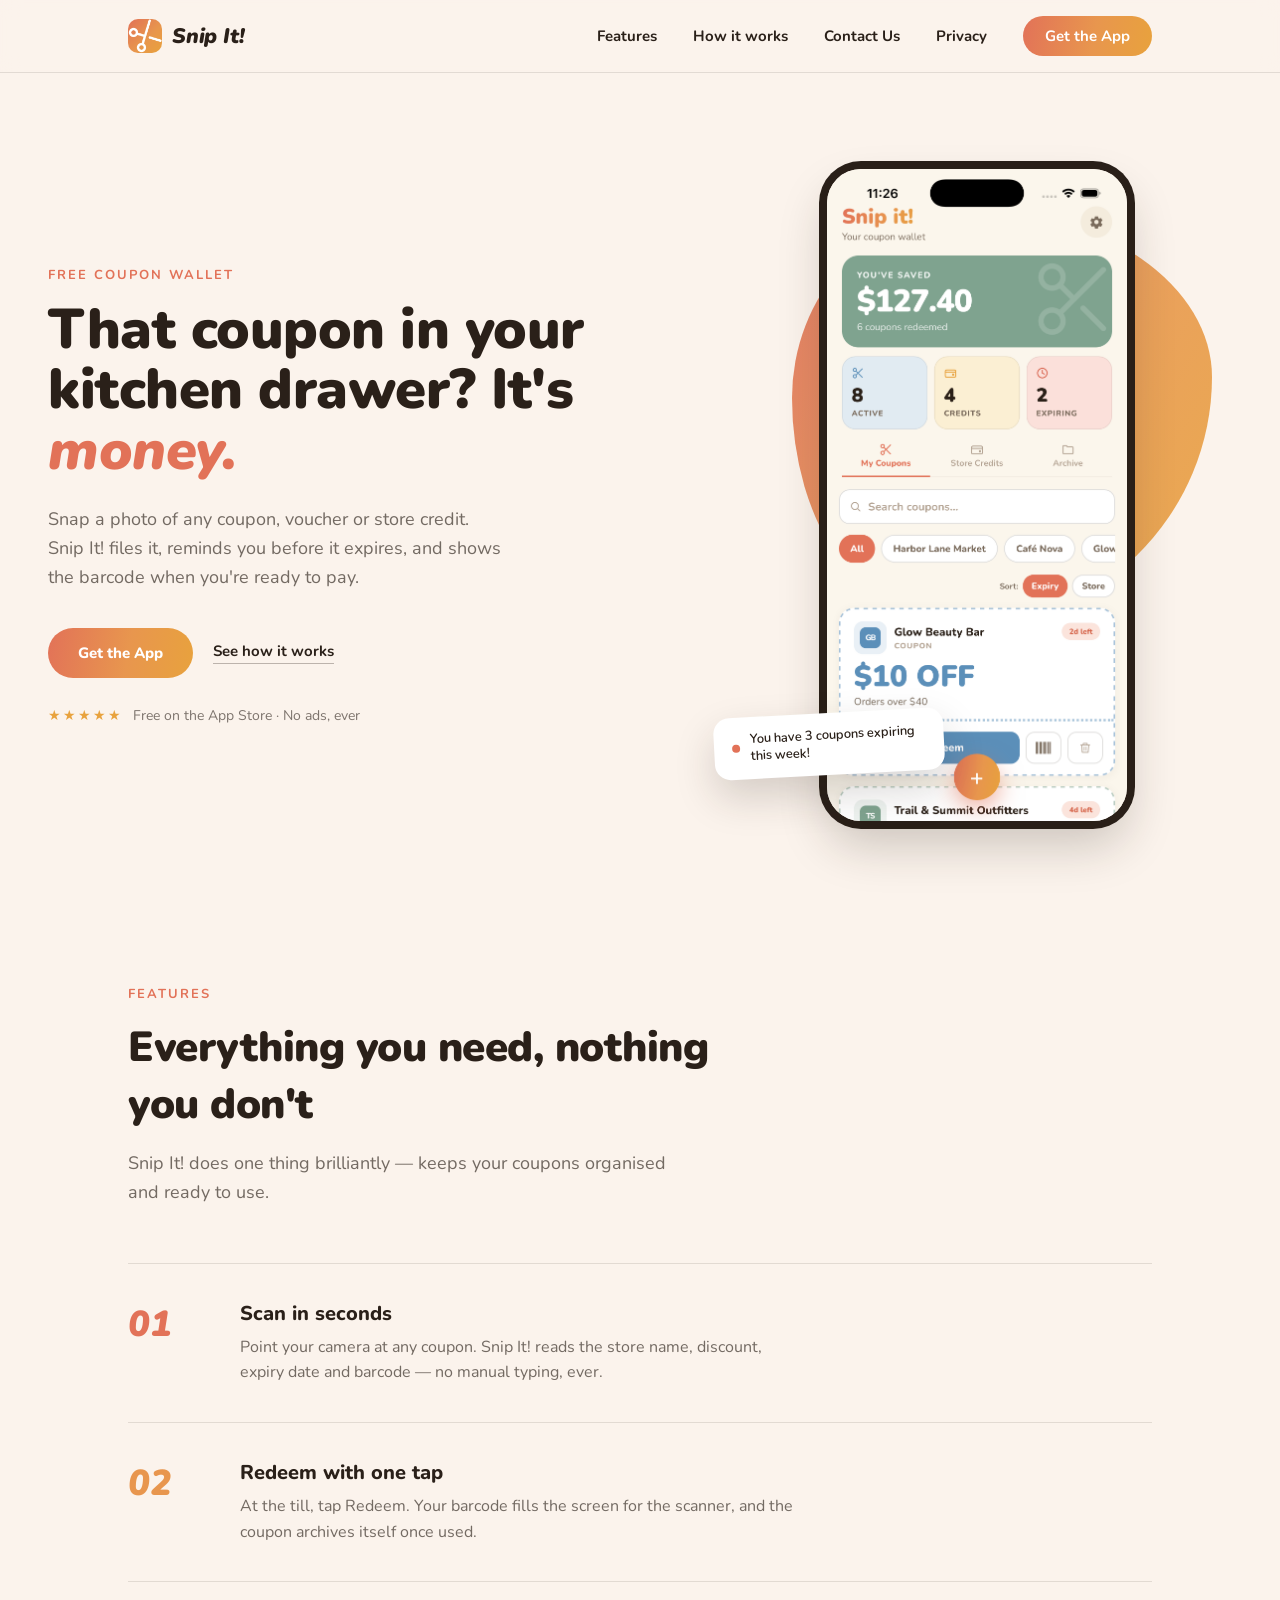
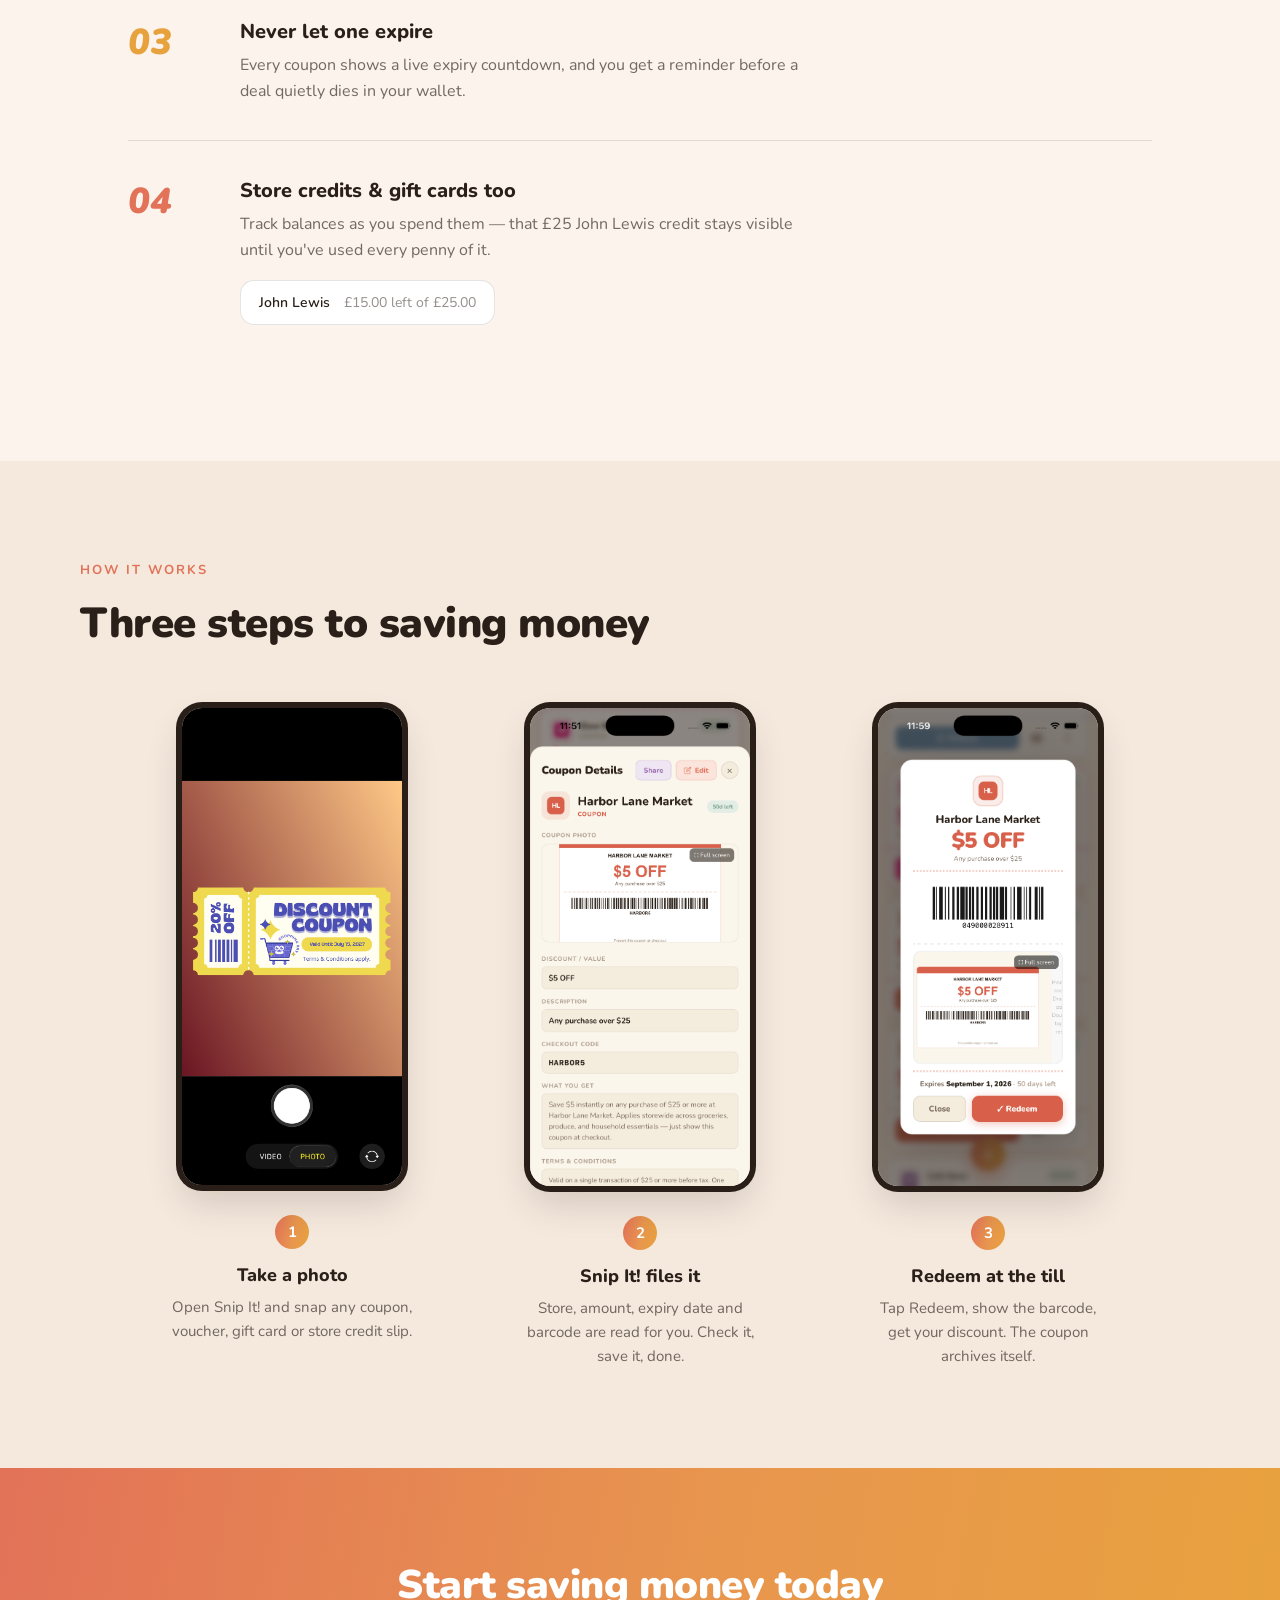
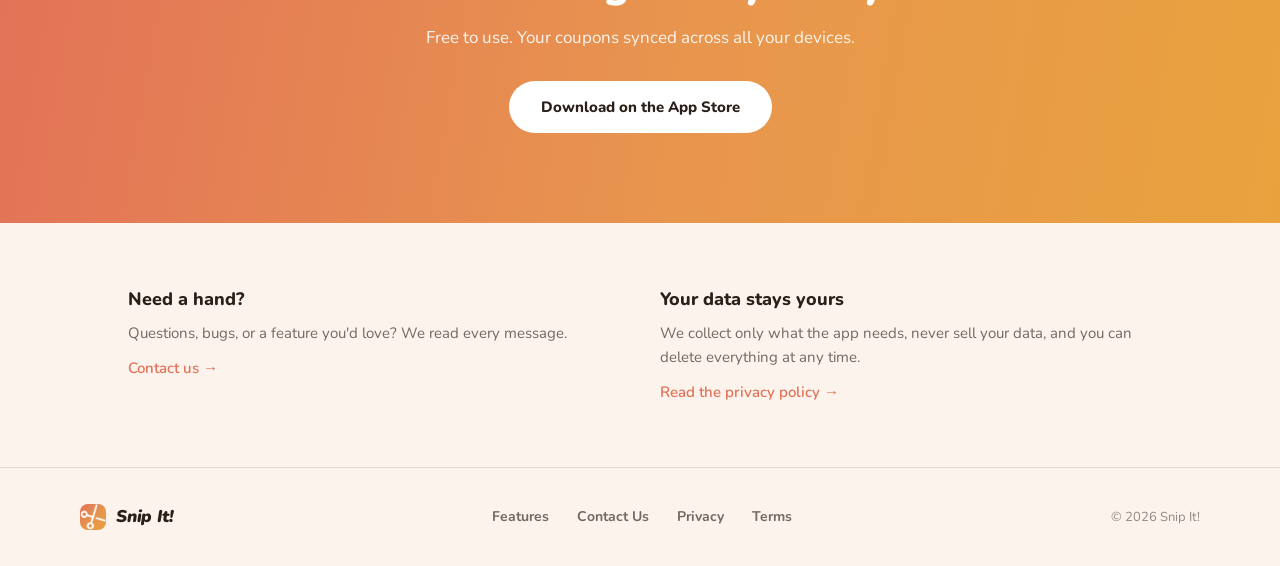
<file: index.html>
<!DOCTYPE html>
<html lang="en">
<head>
<meta charset="UTF-8">
<meta name="viewport" content="width=device-width, initial-scale=1.0">
<title>Snip It! — Your Coupon Wallet</title>
<meta name="description" content="Snap a photo of any coupon, voucher or store credit. Snip It! files it, reminds you before it expires, and shows the barcode when you're ready to pay.">
<link rel="preconnect" href="https://fonts.googleapis.com">
<link rel="preconnect" href="https://fonts.gstatic.com" crossorigin>
<link href="https://fonts.googleapis.com/css2?family=Nunito:ital,wght@0,400;0,600;0,700;0,800;0,900;1,600;1,900&display=swap" rel="stylesheet">
<link rel="stylesheet" href="assets/redesign/style.css">
<style>
/* HERO */
.hero { padding: 96px 48px 64px; display: flex; flex-wrap: wrap; gap: 64px; align-items: center; max-width: 1280px; margin: 0 auto; }
.hero-copy { flex: 1 1 480px; min-width: 320px; }
.hero-copy h1 { font-family: var(--font); font-weight: 900; font-size: 56px; line-height: 1.08; letter-spacing: -0.5px; margin: 0 0 24px; max-width: 620px; }
.hero-copy h1 em { font-style: italic; color: var(--coral); }
.hero-copy p.lede { font-size: 18px; line-height: 1.6; color: var(--ink-soft); max-width: 460px; margin: 0 0 36px; }
.hero-ctas { display: flex; align-items: center; gap: 20px; flex-wrap: wrap; margin-bottom: 28px; }
.hero-trust { display: flex; align-items: center; gap: 10px; font-size: 14px; color: rgba(42,32,25,0.6); }
.stars { color: var(--gold); letter-spacing: 2px; }

.hero-art { flex: 1 1 380px; min-width: 300px; position: relative; display: flex; justify-content: center; min-height: 560px; }
.hero-blob {
  position: absolute; width: 420px; height: 420px; top: 40px; right: 20px;
  border-radius: 42% 58% 61% 39% / 45% 40% 60% 55%;
  background: linear-gradient(120deg, var(--coral) 0%, var(--amber) 55%, var(--gold) 100%);
  opacity: 0.9;
}
.hero-phone { position: relative; z-index: 2; }
.hero-phone img {
  display: block; width: 300px; height: auto; border-radius: 34px;
  box-shadow: 0 24px 48px rgba(42,32,25,0.22), 0 0 0 8px #2A2019;
}
.hero-note {
  position: absolute; bottom: 46px; left: -8px; z-index: 3;
  background: #fff; border-radius: 16px; box-shadow: 0 18px 40px rgba(42,32,25,0.18);
  padding: 14px 18px; display: flex; align-items: center; gap: 10px;
  transform: rotate(-3deg); max-width: 230px;
}
.hero-note .dot { width: 8px; height: 8px; border-radius: 999px; background: var(--coral); flex-shrink: 0; }
.hero-note span { font-size: 13px; font-weight: 600; color: var(--ink); line-height: 1.3; }

/* FEATURES */
#features { padding: 100px 48px; max-width: 1120px; margin: 0 auto; }
#features h2 { font-family: var(--font); font-weight: 900; font-size: 42px; letter-spacing: -0.5px; margin: 0 0 16px; max-width: 640px; }
#features > .wrap-p { font-size: 18px; line-height: 1.6; color: var(--ink-soft); max-width: 560px; margin: 0; }
.feat-list { margin-top: 56px; border-top: 1px solid var(--line2); }
.feat-row { display: flex; gap: 32px; padding: 36px 0; border-bottom: 1px solid var(--line2); }
.feat-num { flex: 0 0 80px; font-family: var(--font); font-style: italic; font-weight: 900; font-size: 36px; }
.feat-body { flex: 1; min-width: 260px; }
.feat-body .t { font-size: 20px; font-weight: 800; margin-bottom: 8px; }
.feat-body p { font-size: 16px; line-height: 1.6; color: var(--ink-soft); max-width: 560px; margin: 0; }
.credit-chip {
  display: inline-flex; align-items: center; gap: 14px; background: #fff;
  border-radius: 14px; padding: 12px 18px; border: 1px solid var(--line2); margin-top: 16px;
}
.credit-chip .store { font-size: 14px; font-weight: 600; }
.credit-chip .bal { font-size: 14px; color: var(--ink-faint); }

/* HOW IT WORKS */
#how { padding: 100px 48px; background: var(--cream-dark); }
#how h2 { font-family: var(--font); font-weight: 900; font-size: 42px; letter-spacing: -0.5px; margin: 0 0 56px; max-width: 640px; }
.how-grid { display: flex; flex-wrap: wrap; gap: 48px; justify-content: center; max-width: 1120px; margin: 0 auto; }
.how-step { flex: 1 1 260px; min-width: 240px; max-width: 300px; text-align: center; }
.how-step img {
  width: 100%; max-width: 220px; border-radius: 20px; margin-bottom: 24px;
  box-shadow: 0 18px 36px rgba(42,32,25,0.16), 0 0 0 6px #2A2019;
}
.how-badge {
  width: 34px; height: 34px; border-radius: 999px; background: var(--grad); color: #fff;
  font-weight: 700; font-size: 15px; display: flex; align-items: center; justify-content: center;
  margin: 0 auto 14px;
}
.how-step .t { font-size: 18px; font-weight: 800; margin-bottom: 8px; }
.how-step p { font-size: 15px; line-height: 1.6; color: var(--ink-soft); margin: 0 auto; max-width: 240px; }

/* CTA BAND */
.cta-band { background: var(--grad); padding: 90px 48px; text-align: center; color: #fff; }
.cta-band h2 { font-family: var(--font); font-weight: 900; font-size: 40px; letter-spacing: -0.5px; margin: 0 0 14px; }
.cta-band p { font-size: 17px; color: rgba(255,255,255,0.9); margin: 0 0 32px; }

/* FOOTER LINKS SECTION */
.foot-links { padding: 64px 48px; max-width: 1120px; margin: 0 auto; display: flex; gap: 40px; flex-wrap: wrap; }
.foot-links > div { flex: 1 1 320px; }
.foot-links .t { font-size: 18px; font-weight: 800; margin-bottom: 10px; }
.foot-links p { font-size: 15px; line-height: 1.6; color: var(--ink-soft); margin: 0 0 12px; }
.foot-links a { font-size: 15px; font-weight: 600; }

@media (max-width: 900px) {
  .hero { padding-top: 48px; flex-direction: column; }
  .hero-copy h1 { font-size: 40px; }
  .hero-art { min-height: 480px; }
  .hero-phone img { width: 250px; }
  .hero-blob { width: 340px; height: 340px; }
  #features h2, #how h2, .cta-band h2 { font-size: 30px; }
  #features, #how, .cta-band, .foot-links { padding-left: 24px; padding-right: 24px; }
}
</style>
</head>
<body>

<nav class="nav">
  <div class="nav-in">
    <a href="index.html" class="brand">
      <img src="assets/redesign/icon.png" alt="Snip It! logo">
      <span>Snip It!</span>
    </a>
    <div class="nav-links">
      <a class="nav-link" href="#features">Features</a>
      <a class="nav-link" href="#how">How it works</a>
      <a class="nav-link" href="support.html">Contact Us</a>
      <a class="nav-link" href="privacy.html">Privacy</a>
      <a class="nav-link btn-grad" href="https://apps.apple.com/us/app/snip-it-your-coupon-wallet/id6788089941">Get the App</a>
    </div>
  </div>
</nav>

<section class="hero">
  <div class="hero-copy">
    <div class="eyebrow">Free coupon wallet</div>
    <h1>That coupon in your kitchen drawer? It's <em>money.</em></h1>
    <p class="lede">Snap a photo of any coupon, voucher or store credit. Snip It! files it, reminds you before it expires, and shows the barcode when you're ready to pay.</p>
    <div class="hero-ctas">
      <a href="https://apps.apple.com/us/app/snip-it-your-coupon-wallet/id6788089941" class="btn-grad large">Get the App</a>
      <a href="#how" class="btn-ghost-link">See how it works</a>
    </div>
    <div class="hero-trust"><span class="stars">★★★★★</span> Free on the App Store · No ads, ever</div>
  </div>
  <div class="hero-art">
    <div class="hero-blob"></div>
    <div class="hero-phone">
      <img src="assets/redesign/hero-my-coupons.png" alt="Snip It! app — My Coupons screen">
    </div>
    <div class="hero-note">
      <div class="dot"></div>
      <span>You have 3 coupons expiring this week!</span>
    </div>
  </div>
</section>

<section id="features">
  <div class="eyebrow">Features</div>
  <h2>Everything you need, nothing you don't</h2>
  <p class="wrap-p">Snip It! does one thing brilliantly — keeps your coupons organised and ready to use.</p>

  <div class="feat-list">
    <div class="feat-row">
      <div class="feat-num" style="color:var(--coral)">01</div>
      <div class="feat-body">
        <div class="t">Scan in seconds</div>
        <p>Point your camera at any coupon. Snip It! reads the store name, discount, expiry date and barcode — no manual typing, ever.</p>
      </div>
    </div>
    <div class="feat-row">
      <div class="feat-num" style="color:var(--amber)">02</div>
      <div class="feat-body">
        <div class="t">Redeem with one tap</div>
        <p>At the till, tap Redeem. Your barcode fills the screen for the scanner, and the coupon archives itself once used.</p>
      </div>
    </div>
    <div class="feat-row">
      <div class="feat-num" style="color:var(--gold)">03</div>
      <div class="feat-body">
        <div class="t">Never let one expire</div>
        <p>Every coupon shows a live expiry countdown, and you get a reminder before a deal quietly dies in your wallet.</p>
      </div>
    </div>
    <div class="feat-row" style="border-bottom:none">
      <div class="feat-num" style="color:var(--coral)">04</div>
      <div class="feat-body">
        <div class="t">Store credits &amp; gift cards too</div>
        <p>Track balances as you spend them — that £25 John Lewis credit stays visible until you've used every penny of it.</p>
        <div class="credit-chip">
          <span class="store">John Lewis</span>
          <span class="bal">£15.00 left of £25.00</span>
        </div>
      </div>
    </div>
  </div>
</section>

<section id="how">
  <div class="wrap" style="padding-left:0;padding-right:0">
    <div class="eyebrow">How it works</div>
    <h2>Three steps to saving money</h2>
    <div class="how-grid">
      <div class="how-step">
        <img src="assets/redesign/how-1-take-photo.png" alt="Taking a photo of a coupon with the camera">
        <div class="how-badge">1</div>
        <div class="t">Take a photo</div>
        <p>Open Snip It! and snap any coupon, voucher, gift card or store credit slip.</p>
      </div>
      <div class="how-step">
        <img src="assets/redesign/how-2-snip-it-files.png" alt="Snip It! coupon details screen after scanning">
        <div class="how-badge">2</div>
        <div class="t">Snip It! files it</div>
        <p>Store, amount, expiry date and barcode are read for you. Check it, save it, done.</p>
      </div>
      <div class="how-step">
        <img src="assets/redesign/how-3-redeem.png" alt="Redeeming a coupon and showing its barcode">
        <div class="how-badge">3</div>
        <div class="t">Redeem at the till</div>
        <p>Tap Redeem, show the barcode, get your discount. The coupon archives itself.</p>
      </div>
    </div>
  </div>
</section>

<section class="cta-band">
  <h2>Start saving money today</h2>
  <p>Free to use. Your coupons synced across all your devices.</p>
  <a href="https://apps.apple.com/us/app/snip-it-your-coupon-wallet/id6788089941" class="btn-white">Download on the App Store</a>
</section>

<section class="foot-links">
  <div>
    <div class="t">Need a hand?</div>
    <p>Questions, bugs, or a feature you'd love? We read every message.</p>
    <a href="support.html">Contact us →</a>
  </div>
  <div>
    <div class="t">Your data stays yours</div>
    <p>We collect only what the app needs, never sell your data, and you can delete everything at any time.</p>
    <a href="privacy.html">Read the privacy policy →</a>
  </div>
</section>

<footer class="site-footer">
  <div class="footer-in">
    <a href="index.html" class="brand">
      <img src="assets/redesign/icon.png" alt="Snip It! logo">
      <span>Snip It!</span>
    </a>
    <div class="footer-links">
      <a href="#features">Features</a>
      <a href="support.html">Contact Us</a>
      <a href="privacy.html">Privacy</a>
      <a href="terms.html">Terms</a>
    </div>
    <div class="copyright">© 2026 Snip It!</div>
  </div>
</footer>

</body>
</html>
</file>
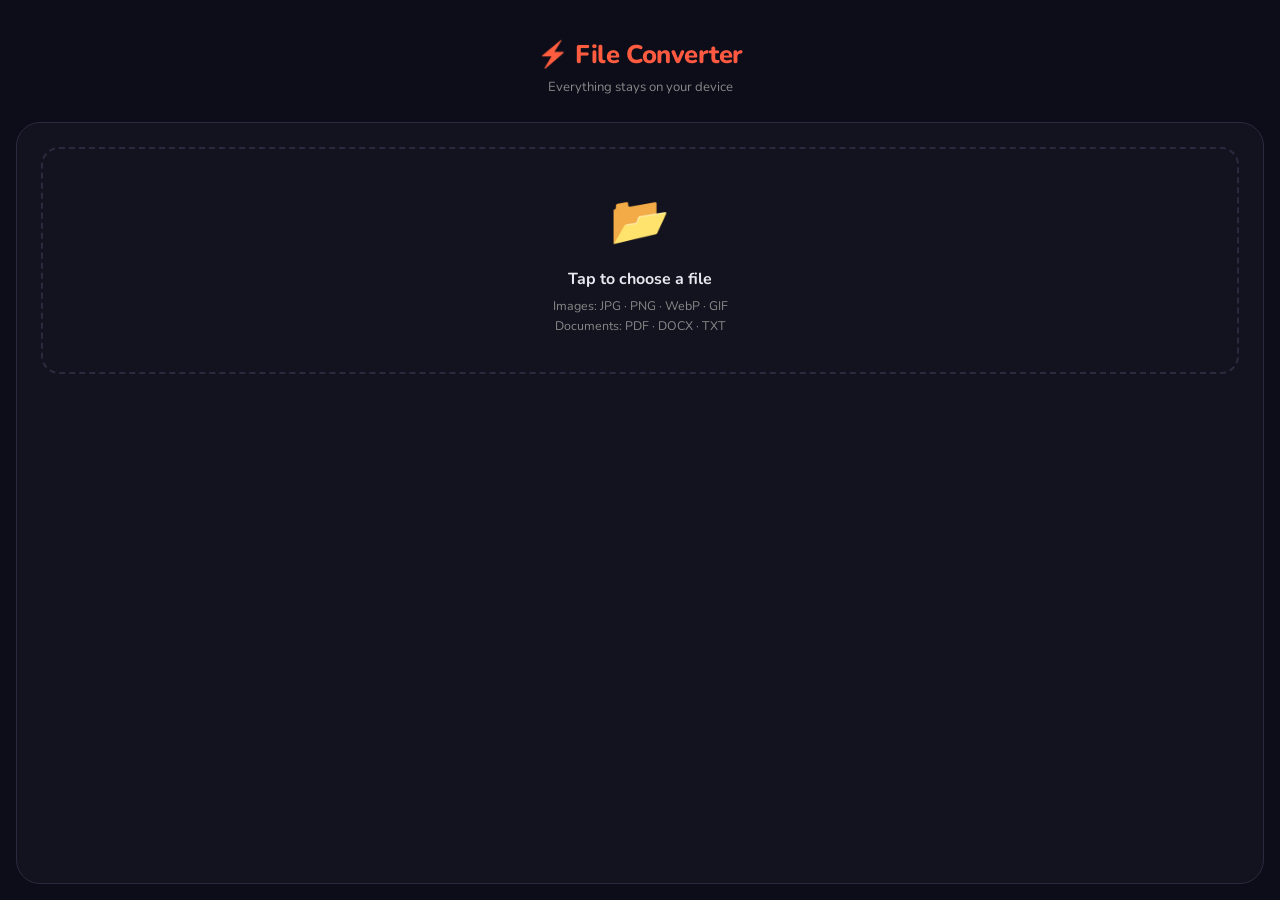
<file: converter.html>
<!DOCTYPE html>
<html lang="en">
<head>
  <meta charset="UTF-8"/>
  <meta name="viewport" content="width=device-width, initial-scale=1.0, maximum-scale=1.0, user-scalable=no"/>
  <title>File Converter</title>

  <!-- PWA / Add to Home Screen -->
  <meta name="mobile-web-app-capable" content="yes"/>
  <meta name="apple-mobile-web-app-capable" content="yes"/>
  <meta name="apple-mobile-web-app-status-bar-style" content="black-translucent"/>
  <meta name="apple-mobile-web-app-title" content="Converter"/>
  <meta name="theme-color" content="#0d0d1a"/>

  <link rel="preconnect" href="https://fonts.googleapis.com"/>
  <link href="https://fonts.googleapis.com/css2?family=Nunito:wght@400;600;700;800&display=swap" rel="stylesheet"/>

  <style>
    *, *::before, *::after { box-sizing: border-box; margin: 0; padding: 0; }

    :root {
      --bg: #0d0d1a;
      --card: #13131f;
      --border: #2a2a3e;
      --orange: #FF6B35;
      --red: #FF4B4B;
      --grad: linear-gradient(135deg, #FF6B35, #FF4B4B);
      --muted: #888;
      --text: #e8e8f0;
      --font: 'Nunito', sans-serif;
      --safe-top: env(safe-area-inset-top, 0px);
      --safe-bot: env(safe-area-inset-bottom, 0px);
    }

    html, body {
      height: 100%;
      background: var(--bg);
      color: var(--text);
      font-family: var(--font);
      line-height: 1.5;
      -webkit-tap-highlight-color: transparent;
    }

    body {
      display: flex;
      flex-direction: column;
      min-height: 100dvh;
      padding: calc(var(--safe-top) + 1rem) 1rem calc(var(--safe-bot) + 1rem);
    }

    /* ── header ── */
    header {
      text-align: center;
      padding: 1.25rem 0 1.5rem;
      flex-shrink: 0;
    }

    .app-title {
      font-size: 1.6rem;
      font-weight: 800;
      background: var(--grad);
      -webkit-background-clip: text;
      -webkit-text-fill-color: transparent;
      background-clip: text;
      letter-spacing: -0.02em;
    }

    .app-sub {
      font-size: 0.82rem;
      color: var(--muted);
      margin-top: 0.25rem;
    }

    /* ── card ── */
    .card {
      background: var(--card);
      border: 1px solid var(--border);
      border-radius: 24px;
      padding: 1.5rem;
      flex: 1;
      display: flex;
      flex-direction: column;
      gap: 1.25rem;
    }

    /* ── drop zone ── */
    .drop-zone {
      border: 2px dashed var(--border);
      border-radius: 18px;
      padding: 2.25rem 1rem;
      text-align: center;
      cursor: pointer;
      transition: border-color 0.2s, background 0.2s;
      user-select: none;
      flex-shrink: 0;
    }

    .drop-zone.drag-over,
    .drop-zone:active {
      border-color: var(--orange);
      background: rgba(255,107,53,0.06);
    }

    .drop-icon { font-size: 3rem; display: block; margin-bottom: 0.6rem; }

    .drop-text {
      font-size: 1rem;
      font-weight: 700;
      margin-bottom: 0.35rem;
    }

    .drop-hint {
      font-size: 0.78rem;
      color: var(--muted);
      line-height: 1.6;
    }

    /* ── file info ── */
    .file-info {
      display: none;
      align-items: center;
      gap: 0.75rem;
      padding: 0.8rem 1rem;
      background: rgba(255,255,255,0.03);
      border: 1px solid var(--border);
      border-radius: 14px;
      flex-shrink: 0;
    }

    .file-info.visible { display: flex; }

    .file-icon { font-size: 1.5rem; flex-shrink: 0; }

    .file-meta { flex: 1; min-width: 0; }

    .file-name {
      font-weight: 700;
      font-size: 0.92rem;
      overflow: hidden;
      text-overflow: ellipsis;
      white-space: nowrap;
    }

    .file-size { font-size: 0.78rem; color: var(--muted); }

    .reset-btn {
      background: none;
      border: none;
      color: var(--muted);
      font-size: 1.3rem;
      cursor: pointer;
      padding: 0.2rem;
      flex-shrink: 0;
      line-height: 1;
    }

    /* ── format chooser ── */
    .controls {
      display: none;
      flex-direction: column;
      gap: 1rem;
      flex: 1;
    }

    .controls.visible { display: flex; }

    .label {
      font-size: 0.75rem;
      font-weight: 700;
      letter-spacing: 0.1em;
      text-transform: uppercase;
      color: var(--muted);
      margin-bottom: 0.1rem;
    }

    .format-row {
      display: flex;
      gap: 0.6rem;
      flex-wrap: wrap;
    }

    .fmt-btn {
      padding: 0.55rem 1.2rem;
      border-radius: 999px;
      border: 1px solid var(--border);
      background: transparent;
      color: var(--muted);
      font-family: var(--font);
      font-weight: 700;
      font-size: 0.9rem;
      cursor: pointer;
      transition: all 0.18s;
    }

    .fmt-btn.selected {
      background: var(--grad);
      border-color: transparent;
      color: #fff;
    }

    /* ── convert button ── */
    .convert-btn {
      margin-top: auto;
      width: 100%;
      padding: 1rem;
      background: var(--grad);
      color: #fff;
      font-family: var(--font);
      font-weight: 800;
      font-size: 1.05rem;
      border: none;
      border-radius: 16px;
      cursor: pointer;
      transition: opacity 0.2s, transform 0.15s;
      box-shadow: 0 4px 20px rgba(255,107,53,0.3);
    }

    .convert-btn:active { transform: scale(0.98); opacity: 0.9; }
    .convert-btn:disabled { opacity: 0.45; cursor: not-allowed; transform: none; }

    /* ── progress ── */
    .progress-wrap {
      display: none;
      flex-direction: column;
      gap: 0.5rem;
    }

    .progress-wrap.visible { display: flex; }

    .progress-bar {
      height: 6px;
      background: var(--border);
      border-radius: 999px;
      overflow: hidden;
    }

    .progress-fill {
      height: 100%;
      background: var(--grad);
      border-radius: 999px;
      transition: width 0.3s ease;
      width: 0%;
    }

    .progress-label {
      font-size: 0.82rem;
      color: var(--muted);
      text-align: center;
    }

    /* ── error ── */
    .error-box {
      display: none;
      padding: 0.75rem 1rem;
      background: rgba(255,75,75,0.1);
      border: 1px solid rgba(255,75,75,0.3);
      border-radius: 12px;
      color: #ff7070;
      font-size: 0.85rem;
      flex-shrink: 0;
    }

    .error-box.visible { display: block; }

    /* ── success toast ── */
    .toast {
      position: fixed;
      bottom: calc(var(--safe-bot) + 1.5rem);
      left: 50%;
      transform: translateX(-50%) translateY(80px);
      background: #1a2e1a;
      border: 1px solid #2d5a2d;
      color: #7ddb7d;
      font-size: 0.88rem;
      font-weight: 700;
      padding: 0.65rem 1.4rem;
      border-radius: 999px;
      white-space: nowrap;
      transition: transform 0.3s ease, opacity 0.3s ease;
      opacity: 0;
      pointer-events: none;
      z-index: 99;
    }

    .toast.show {
      transform: translateX(-50%) translateY(0);
      opacity: 1;
    }
  </style>
</head>
<body>

<header>
  <div class="app-title">⚡ File Converter</div>
  <div class="app-sub">Everything stays on your device</div>
</header>

<div class="card">

  <div class="drop-zone" id="dropZone" role="button" tabindex="0" aria-label="Choose a file">
    <span class="drop-icon">📂</span>
    <p class="drop-text">Tap to choose a file</p>
    <p class="drop-hint">
      Images: JPG · PNG · WebP · GIF<br/>
      Documents: PDF · DOCX · TXT
    </p>
    <input type="file" id="fileInput" accept=".jpg,.jpeg,.png,.webp,.gif,.pdf,.docx,.doc,.txt"
           style="display:none" aria-hidden="true"/>
  </div>

  <div class="file-info" id="fileInfo">
    <span class="file-icon" id="fileIcon">📄</span>
    <div class="file-meta">
      <div class="file-name" id="fileName"></div>
      <div class="file-size" id="fileSize"></div>
    </div>
    <button class="reset-btn" id="resetBtn" aria-label="Remove file">✕</button>
  </div>

  <div class="error-box" id="errorBox"></div>

  <div class="controls" id="controls">
    <div>
      <div class="label">Convert to</div>
      <div class="format-row" id="formatRow"></div>
    </div>

    <div class="progress-wrap" id="progressWrap">
      <div class="progress-bar"><div class="progress-fill" id="progressFill"></div></div>
      <div class="progress-label" id="progressLabel">Converting…</div>
    </div>

    <button class="convert-btn" id="convertBtn">Convert &amp; Download</button>
  </div>

</div>

<div class="toast" id="toast">✓ File downloaded</div>

<script>
(function () {
  var file = null, fileType = null;

  var dropZone    = document.getElementById('dropZone');
  var fileInput   = document.getElementById('fileInput');
  var fileInfo    = document.getElementById('fileInfo');
  var fileIcon    = document.getElementById('fileIcon');
  var fileNameEl  = document.getElementById('fileName');
  var fileSizeEl  = document.getElementById('fileSize');
  var resetBtn    = document.getElementById('resetBtn');
  var errorBox    = document.getElementById('errorBox');
  var controls    = document.getElementById('controls');
  var formatRow   = document.getElementById('formatRow');
  var convertBtn  = document.getElementById('convertBtn');
  var progressWrap= document.getElementById('progressWrap');
  var progressFill= document.getElementById('progressFill');
  var progressLbl = document.getElementById('progressLabel');
  var toast       = document.getElementById('toast');

  /* ── file pick ── */
  dropZone.addEventListener('click', function () { fileInput.click(); });
  dropZone.addEventListener('keydown', function (e) {
    if (e.key === 'Enter' || e.key === ' ') { e.preventDefault(); fileInput.click(); }
  });
  dropZone.addEventListener('dragover', function (e) { e.preventDefault(); dropZone.classList.add('drag-over'); });
  dropZone.addEventListener('dragleave', function () { dropZone.classList.remove('drag-over'); });
  dropZone.addEventListener('drop', function (e) {
    e.preventDefault(); dropZone.classList.remove('drag-over');
    if (e.dataTransfer.files[0]) handleFile(e.dataTransfer.files[0]);
  });
  fileInput.addEventListener('change', function (e) {
    if (e.target.files[0]) handleFile(e.target.files[0]);
    e.target.value = '';
  });
  resetBtn.addEventListener('click', resetAll);

  function handleFile(f) {
    var ext = f.name.split('.').pop().toLowerCase();
    if (ext === 'jpeg') ext = 'jpg';

    if (['jpg','png','webp','gif'].indexOf(ext) !== -1 || f.type.startsWith('image/')) {
      fileType = 'image';
    } else if (ext === 'pdf') {
      fileType = 'pdf';
    } else if (ext === 'docx' || ext === 'doc') {
      fileType = 'docx';
    } else if (ext === 'txt') {
      fileType = 'txt';
    } else {
      showErr('Unsupported file. Use JPG, PNG, WebP, GIF, PDF, DOCX, or TXT.');
      return;
    }

    file = f;
    clearErr();
    fileNameEl.textContent = f.name;
    fileSizeEl.textContent = fmtBytes(f.size);
    fileIcon.textContent = fileType === 'image' ? '🖼️' : '📄';
    fileInfo.classList.add('visible');
    buildFormats(ext);
    controls.classList.add('visible');
    progressWrap.classList.remove('visible');
    convertBtn.disabled = false;
  }

  function buildFormats(ext) {
    formatRow.innerHTML = '';
    var formats = fileType === 'image'
      ? ['jpg','png','webp'].filter(function (f) { return f !== ext; })
      : fileType === 'pdf'  ? ['txt']
      : fileType === 'docx' ? ['txt','pdf']
      : /* txt */             ['pdf'];

    formats.forEach(function (fmt, i) {
      var btn = document.createElement('button');
      btn.className = 'fmt-btn' + (i === 0 ? ' selected' : '');
      btn.textContent = '.' + fmt.toUpperCase();
      btn.dataset.format = fmt;
      btn.type = 'button';
      btn.addEventListener('click', function () {
        document.querySelectorAll('.fmt-btn').forEach(function (b) { b.classList.remove('selected'); });
        btn.classList.add('selected');
      });
      formatRow.appendChild(btn);
    });

    convertBtn.onclick = function () {
      var sel = document.querySelector('.fmt-btn.selected');
      if (sel) doConvert(sel.dataset.format);
    };
  }

  function doConvert(fmt) {
    clearErr();
    convertBtn.disabled = true;
    progressWrap.classList.add('visible');
    setProgress(10, 'Starting…');

    if (fileType === 'image')                          convertImage(fmt);
    else if (fileType === 'pdf'  && fmt === 'txt')     pdfToTxt();
    else if (fileType === 'docx' && fmt === 'txt')     docxToTxt();
    else if (fileType === 'docx' && fmt === 'pdf')     docxToPdf();
    else if (fileType === 'txt'  && fmt === 'pdf')     txtToPdf();
  }

  /* ── image conversion (offline) ── */
  function convertImage(fmt) {
    setProgress(30, 'Loading image…');
    var reader = new FileReader();
    reader.onload = function (e) {
      var img = new Image();
      img.onload = function () {
        setProgress(65, 'Rendering…');
        var canvas = document.createElement('canvas');
        canvas.width = img.width; canvas.height = img.height;
        var ctx = canvas.getContext('2d');
        if (fmt === 'jpg') { ctx.fillStyle = '#fff'; ctx.fillRect(0, 0, canvas.width, canvas.height); }
        ctx.drawImage(img, 0, 0);
        setProgress(88, 'Preparing download…');
        canvas.toBlob(function (blob) {
          finish(blob, baseName(file.name) + '.' + fmt);
        }, fmt === 'jpg' ? 'image/jpeg' : 'image/' + fmt, 0.92);
      };
      img.onerror = function () { showErr('Could not read image.'); resetBtn2(); };
      img.src = e.target.result;
    };
    reader.readAsDataURL(file);
  }

  /* ── pdf → txt (needs internet first use) ── */
  function pdfToTxt() {
    setProgress(20, 'Loading PDF reader…');
    loadScript('https://cdnjs.cloudflare.com/ajax/libs/pdf.js/3.11.174/pdf.min.js', function () {
      var lib = window['pdfjs-dist/build/pdf'] || window.pdfjsLib;
      if (!lib) { showErr('Could not load PDF.js. Check your connection.'); resetBtn2(); return; }
      lib.GlobalWorkerOptions.workerSrc = 'https://cdnjs.cloudflare.com/ajax/libs/pdf.js/3.11.174/pdf.worker.min.js';
      var reader = new FileReader();
      reader.onload = function (e) {
        setProgress(40, 'Parsing PDF…');
        lib.getDocument({ data: e.target.result }).promise.then(function (pdf) {
          var total = pdf.numPages, texts = [];
          function next(n) {
            if (n > total) {
              finish(new Blob([texts.join('\n\n')], { type: 'text/plain' }), baseName(file.name) + '.txt');
              return;
            }
            setProgress(40 + Math.round(n / total * 55), 'Page ' + n + ' of ' + total + '…');
            pdf.getPage(n).then(function (p) { return p.getTextContent(); }).then(function (c) {
              texts.push(c.items.map(function (i) { return i.str; }).join(' '));
              next(n + 1);
            });
          }
          next(1);
        }).catch(function (err) { showErr('PDF error: ' + err.message); resetBtn2(); });
      };
      reader.readAsArrayBuffer(file);
    });
  }

  /* ── docx → txt (needs internet first use) ── */
  function docxToTxt() {
    setProgress(20, 'Loading DOCX reader…');
    loadScript('https://cdnjs.cloudflare.com/ajax/libs/mammoth/1.6.0/mammoth.browser.min.js', function () {
      if (!window.mammoth) { showErr('Could not load mammoth.js. Check your connection.'); resetBtn2(); return; }
      var reader = new FileReader();
      reader.onload = function (e) {
        setProgress(55, 'Extracting text…');
        mammoth.extractRawText({ arrayBuffer: e.target.result }).then(function (r) {
          finish(new Blob([r.value], { type: 'text/plain' }), baseName(file.name) + '.txt');
        }).catch(function (err) { showErr('DOCX error: ' + err.message); resetBtn2(); });
      };
      reader.readAsArrayBuffer(file);
    });
  }

  /* ── docx → pdf (needs internet first use) ── */
  function docxToPdf() {
    setProgress(15, 'Loading DOCX reader…');
    loadScript('https://cdnjs.cloudflare.com/ajax/libs/mammoth/1.6.0/mammoth.browser.min.js', function () {
      if (!window.mammoth) { showErr('Could not load mammoth.js. Check your connection.'); resetBtn2(); return; }
      var reader = new FileReader();
      reader.onload = function (e) {
        setProgress(40, 'Extracting text…');
        mammoth.extractRawText({ arrayBuffer: e.target.result }).then(function (r) {
          setProgress(60, 'Loading PDF writer…');
          loadScript('https://cdnjs.cloudflare.com/ajax/libs/jspdf/2.5.1/jspdf.umd.min.js', function () {
            if (!window.jspdf) { showErr('Could not load jsPDF. Check your connection.'); resetBtn2(); return; }
            setProgress(80, 'Generating PDF…');
            writePdf(r.value, baseName(file.name) + '.pdf');
          });
        }).catch(function (err) { showErr('DOCX error: ' + err.message); resetBtn2(); });
      };
      reader.readAsArrayBuffer(file);
    });
  }

  /* ── txt → pdf (needs internet first use) ── */
  function txtToPdf() {
    setProgress(20, 'Loading PDF writer…');
    loadScript('https://cdnjs.cloudflare.com/ajax/libs/jspdf/2.5.1/jspdf.umd.min.js', function () {
      if (!window.jspdf) { showErr('Could not load jsPDF. Check your connection.'); resetBtn2(); return; }
      var reader = new FileReader();
      reader.onload = function (e) {
        setProgress(70, 'Generating PDF…');
        writePdf(e.target.result, baseName(file.name) + '.pdf');
      };
      reader.readAsText(file);
    });
  }

  function writePdf(text, filename) {
    var doc = new window.jspdf.jsPDF({ unit: 'mm', format: 'a4' });
    var margin = 15, lineH = 7, maxY = doc.internal.pageSize.getHeight() - margin;
    var lines = doc.splitTextToSize(text, 180);
    var y = 20;
    lines.forEach(function (line) {
      if (y > maxY) { doc.addPage(); y = 20; }
      doc.text(line, margin, y);
      y += lineH;
    });
    setProgress(100, 'Done!');
    doc.save(filename);
    showToast();
    setTimeout(function () { convertBtn.disabled = false; }, 2000);
  }

  /* ── helpers ── */
  function finish(blob, filename) {
    setProgress(100, 'Done!');
    var url = URL.createObjectURL(blob);
    var a = document.createElement('a');
    a.href = url; a.download = filename; a.click();
    setTimeout(function () { URL.revokeObjectURL(url); }, 2000);
    showToast();
    setTimeout(function () { convertBtn.disabled = false; }, 2000);
  }

  function loadScript(src, cb) {
    if (document.querySelector('script[src="' + src + '"]')) { cb(); return; }
    var s = document.createElement('script');
    s.src = src; s.onload = cb;
    s.onerror = function () { cb(); };
    document.head.appendChild(s);
  }

  function setProgress(pct, msg) {
    progressFill.style.width = pct + '%';
    progressLbl.textContent = msg;
  }

  function baseName(n) { return n.replace(/\.[^.]+$/, ''); }

  function fmtBytes(b) {
    if (b < 1024) return b + ' B';
    if (b < 1048576) return (b / 1024).toFixed(1) + ' KB';
    return (b / 1048576).toFixed(1) + ' MB';
  }

  function showErr(msg) { errorBox.textContent = msg; errorBox.classList.add('visible'); }
  function clearErr()   { errorBox.classList.remove('visible'); }

  function resetBtn2() {
    progressWrap.classList.remove('visible');
    convertBtn.disabled = false;
  }

  function resetAll() {
    file = null; fileType = null;
    fileInfo.classList.remove('visible');
    controls.classList.remove('visible');
    progressWrap.classList.remove('visible');
    clearErr();
    setProgress(0, '');
  }

  var toastTimer;
  function showToast() {
    clearTimeout(toastTimer);
    toast.classList.add('show');
    toastTimer = setTimeout(function () { toast.classList.remove('show'); }, 2500);
  }
}());
</script>
</body>
</html>
</file>
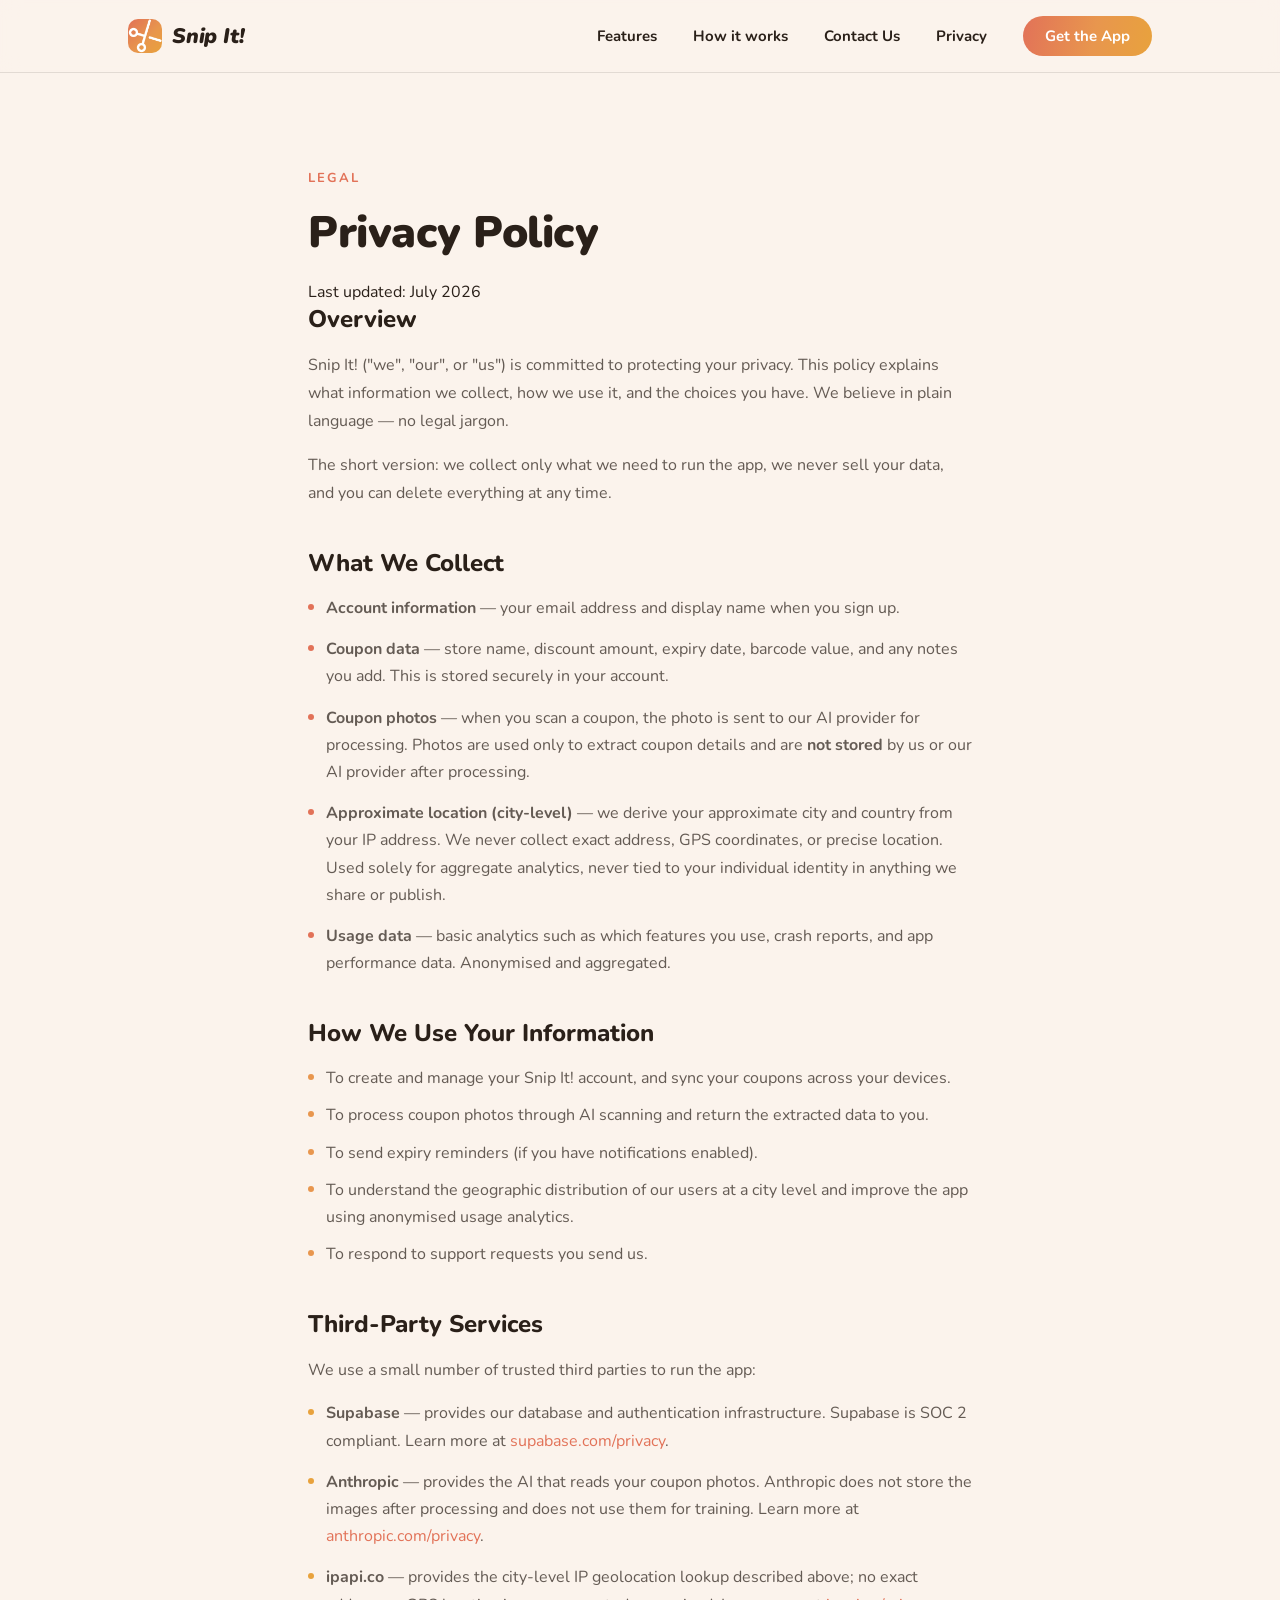
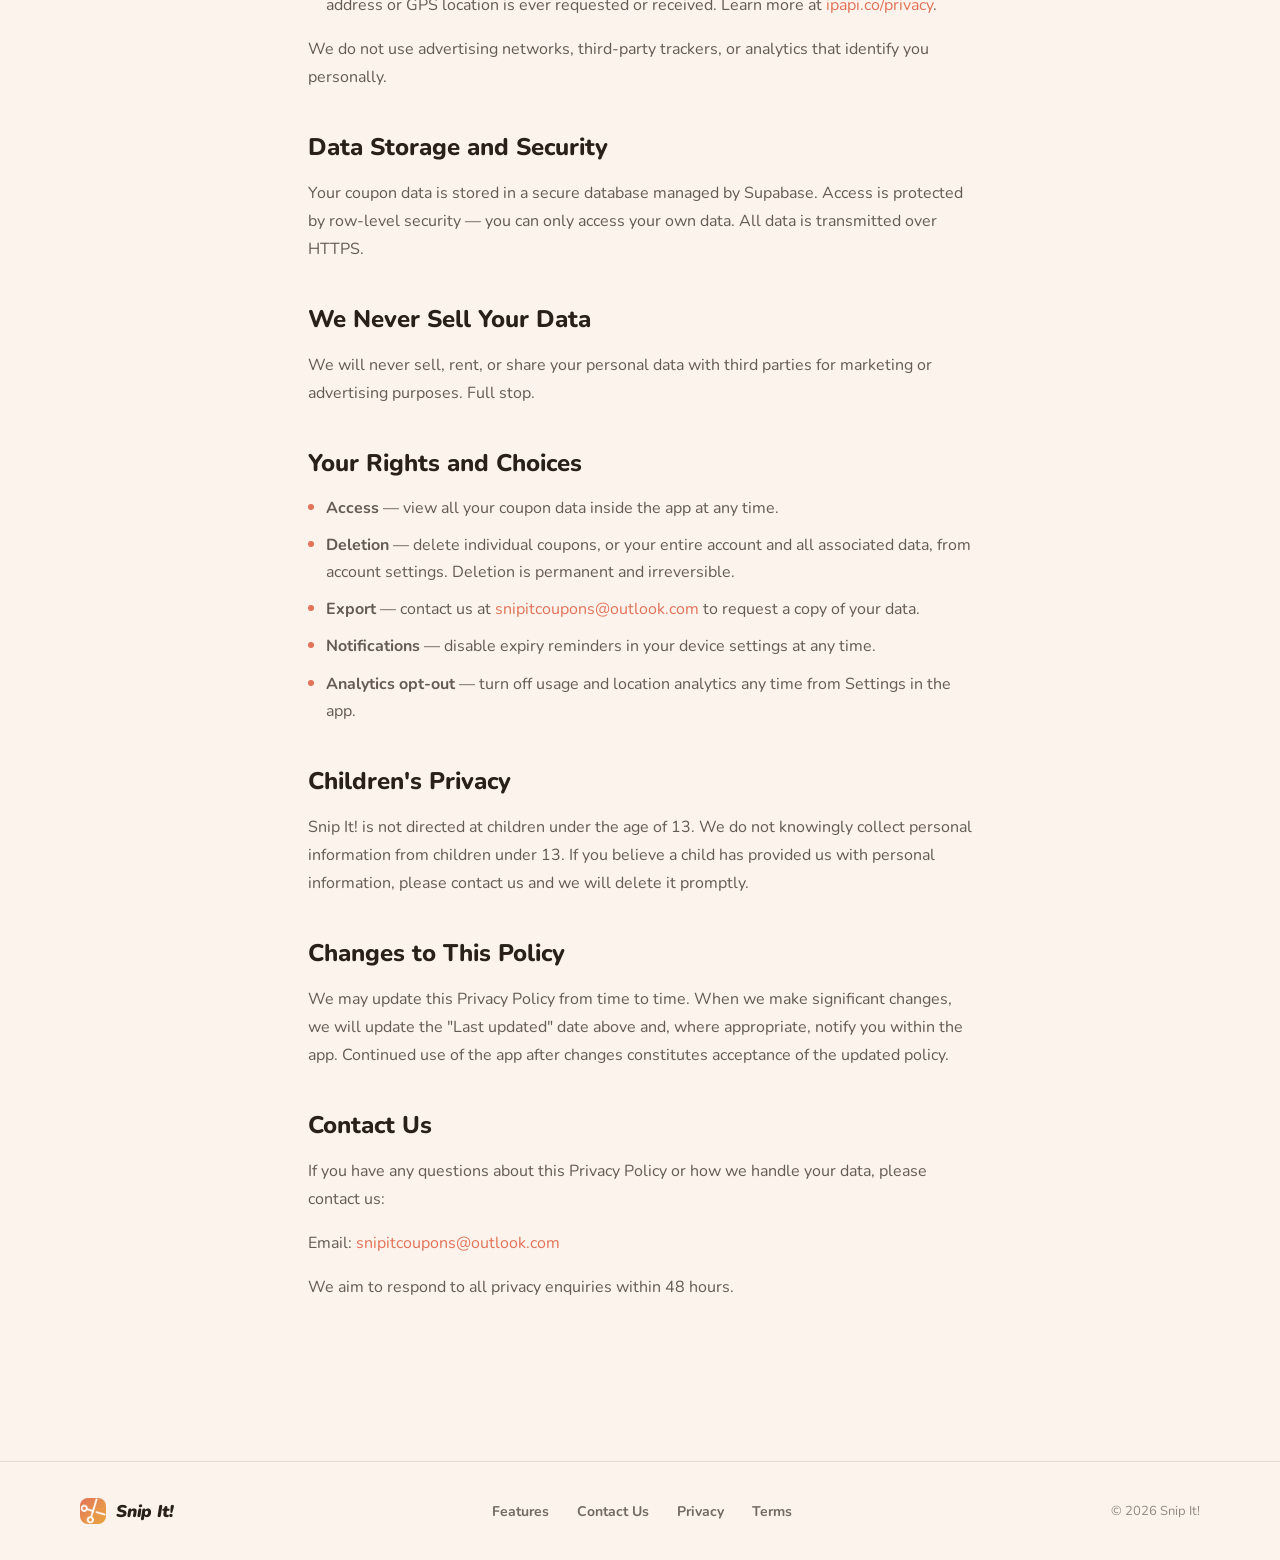
<file: privacy.html>
<!DOCTYPE html>
<html lang="en">
<head>
<meta charset="UTF-8">
<meta name="viewport" content="width=device-width, initial-scale=1.0">
<title>Privacy Policy — Snip It!</title>
<meta name="description" content="Snip It! Privacy Policy — how we collect, use, and protect your data.">
<link rel="preconnect" href="https://fonts.googleapis.com">
<link rel="preconnect" href="https://fonts.gstatic.com" crossorigin>
<link href="https://fonts.googleapis.com/css2?family=Nunito:ital,wght@0,400;0,600;0,700;0,800;0,900;1,600;1,900&display=swap" rel="stylesheet">
<link rel="stylesheet" href="assets/redesign/style.css">
<style>
.legal-body { max-width: 760px; margin: 0 auto; padding: 0 48px 160px; }
.legal-body h2 { font-family: var(--font); font-weight: 800; font-size: 24px; margin: 0 0 16px; }
.legal-body p.updated { font-size: 15px; color: var(--ink-faint); margin: 0 0 48px; }
.legal-body p.p { font-size: 16px; line-height: 1.75; color: rgba(42,32,25,0.72); margin: 0 0 16px; }
.legal-body p.p:last-child { margin-bottom: 0; }
.legal-section { margin-bottom: 40px; }
.bullets { display: flex; flex-direction: column; gap: 14px; margin-bottom: 40px; }
.bullets.tight { gap: 10px; }
.bullet { display: flex; gap: 12px; }
.bullet .dot { width: 6px; height: 6px; border-radius: 999px; margin-top: 9px; flex-shrink: 0; }
.bullet p { font-size: 16px; line-height: 1.7; color: rgba(42,32,25,0.72); margin: 0; }
@media (max-width: 860px) { .legal-body { padding: 0 24px 120px; } }
</style>
</head>
<body>

<nav class="nav">
  <div class="nav-in">
    <a href="index.html" class="brand">
      <img src="assets/redesign/icon.png" alt="Snip It! logo">
      <span>Snip It!</span>
    </a>
    <div class="nav-links">
      <a class="nav-link" href="index.html#features">Features</a>
      <a class="nav-link" href="index.html#how">How it works</a>
      <a class="nav-link" href="support.html">Contact Us</a>
      <a class="nav-link" href="privacy.html">Privacy</a>
      <a class="nav-link btn-grad" href="https://apps.apple.com/us/app/snip-it-your-coupon-wallet/id6788089941">Get the App</a>
    </div>
  </div>
</nav>

<div class="page-hero legal">
  <div class="eyebrow">Legal</div>
  <h1 style="font-size:44px">Privacy Policy</h1>
  <p class="updated">Last updated: July 2026</p>
</div>

<div class="legal-body">

  <div class="legal-section">
    <h2>Overview</h2>
    <p class="p">Snip It! ("we", "our", or "us") is committed to protecting your privacy. This policy explains what information we collect, how we use it, and the choices you have. We believe in plain language — no legal jargon.</p>
    <p class="p">The short version: we collect only what we need to run the app, we never sell your data, and you can delete everything at any time.</p>
  </div>

  <div class="legal-section">
    <h2>What We Collect</h2>
    <div class="bullets">
      <div class="bullet"><div class="dot" style="background:var(--coral)"></div><p><strong>Account information</strong> — your email address and display name when you sign up.</p></div>
      <div class="bullet"><div class="dot" style="background:var(--coral)"></div><p><strong>Coupon data</strong> — store name, discount amount, expiry date, barcode value, and any notes you add. This is stored securely in your account.</p></div>
      <div class="bullet"><div class="dot" style="background:var(--coral)"></div><p><strong>Coupon photos</strong> — when you scan a coupon, the photo is sent to our AI provider for processing. Photos are used only to extract coupon details and are <strong>not stored</strong> by us or our AI provider after processing.</p></div>
      <div class="bullet"><div class="dot" style="background:var(--coral)"></div><p><strong>Approximate location (city-level)</strong> — we derive your approximate city and country from your IP address. We never collect exact address, GPS coordinates, or precise location. Used solely for aggregate analytics, never tied to your individual identity in anything we share or publish.</p></div>
      <div class="bullet"><div class="dot" style="background:var(--coral)"></div><p><strong>Usage data</strong> — basic analytics such as which features you use, crash reports, and app performance data. Anonymised and aggregated.</p></div>
    </div>
  </div>

  <div class="legal-section">
    <h2>How We Use Your Information</h2>
    <div class="bullets tight">
      <div class="bullet"><div class="dot" style="background:var(--amber)"></div><p>To create and manage your Snip It! account, and sync your coupons across your devices.</p></div>
      <div class="bullet"><div class="dot" style="background:var(--amber)"></div><p>To process coupon photos through AI scanning and return the extracted data to you.</p></div>
      <div class="bullet"><div class="dot" style="background:var(--amber)"></div><p>To send expiry reminders (if you have notifications enabled).</p></div>
      <div class="bullet"><div class="dot" style="background:var(--amber)"></div><p>To understand the geographic distribution of our users at a city level and improve the app using anonymised usage analytics.</p></div>
      <div class="bullet"><div class="dot" style="background:var(--amber)"></div><p>To respond to support requests you send us.</p></div>
    </div>
  </div>

  <div class="legal-section">
    <h2>Third-Party Services</h2>
    <p class="p">We use a small number of trusted third parties to run the app:</p>
    <div class="bullets" style="margin-bottom:16px">
      <div class="bullet"><div class="dot" style="background:var(--gold)"></div><p><strong>Supabase</strong> — provides our database and authentication infrastructure. Supabase is SOC 2 compliant. Learn more at <a href="https://supabase.com/privacy">supabase.com/privacy</a>.</p></div>
      <div class="bullet"><div class="dot" style="background:var(--gold)"></div><p><strong>Anthropic</strong> — provides the AI that reads your coupon photos. Anthropic does not store the images after processing and does not use them for training. Learn more at <a href="https://www.anthropic.com/privacy">anthropic.com/privacy</a>.</p></div>
      <div class="bullet"><div class="dot" style="background:var(--gold)"></div><p><strong>ipapi.co</strong> — provides the city-level IP geolocation lookup described above; no exact address or GPS location is ever requested or received. Learn more at <a href="https://ipapi.co/privacy/">ipapi.co/privacy</a>.</p></div>
    </div>
    <p class="p">We do not use advertising networks, third-party trackers, or analytics that identify you personally.</p>
  </div>

  <div class="legal-section">
    <h2>Data Storage and Security</h2>
    <p class="p">Your coupon data is stored in a secure database managed by Supabase. Access is protected by row-level security — you can only access your own data. All data is transmitted over HTTPS.</p>
  </div>

  <div class="legal-section">
    <h2>We Never Sell Your Data</h2>
    <p class="p">We will never sell, rent, or share your personal data with third parties for marketing or advertising purposes. Full stop.</p>
  </div>

  <div class="legal-section">
    <h2>Your Rights and Choices</h2>
    <div class="bullets tight">
      <div class="bullet"><div class="dot" style="background:var(--coral)"></div><p><strong>Access</strong> — view all your coupon data inside the app at any time.</p></div>
      <div class="bullet"><div class="dot" style="background:var(--coral)"></div><p><strong>Deletion</strong> — delete individual coupons, or your entire account and all associated data, from account settings. Deletion is permanent and irreversible.</p></div>
      <div class="bullet"><div class="dot" style="background:var(--coral)"></div><p><strong>Export</strong> — contact us at <a href="mailto:snipitcoupons@outlook.com">snipitcoupons@outlook.com</a> to request a copy of your data.</p></div>
      <div class="bullet"><div class="dot" style="background:var(--coral)"></div><p><strong>Notifications</strong> — disable expiry reminders in your device settings at any time.</p></div>
      <div class="bullet"><div class="dot" style="background:var(--coral)"></div><p><strong>Analytics opt-out</strong> — turn off usage and location analytics any time from Settings in the app.</p></div>
    </div>
  </div>

  <div class="legal-section">
    <h2>Children's Privacy</h2>
    <p class="p">Snip It! is not directed at children under the age of 13. We do not knowingly collect personal information from children under 13. If you believe a child has provided us with personal information, please contact us and we will delete it promptly.</p>
  </div>

  <div class="legal-section">
    <h2>Changes to This Policy</h2>
    <p class="p">We may update this Privacy Policy from time to time. When we make significant changes, we will update the "Last updated" date above and, where appropriate, notify you within the app. Continued use of the app after changes constitutes acceptance of the updated policy.</p>
  </div>

  <div class="legal-section" style="margin-bottom:0">
    <h2>Contact Us</h2>
    <p class="p">If you have any questions about this Privacy Policy or how we handle your data, please contact us:</p>
    <p class="p">Email: <a href="mailto:snipitcoupons@outlook.com">snipitcoupons@outlook.com</a></p>
    <p class="p">We aim to respond to all privacy enquiries within 48 hours.</p>
  </div>

</div>

<footer class="site-footer">
  <div class="footer-in">
    <a href="index.html" class="brand">
      <img src="assets/redesign/icon.png" alt="Snip It! logo">
      <span>Snip It!</span>
    </a>
    <div class="footer-links">
      <a href="index.html#features">Features</a>
      <a href="support.html">Contact Us</a>
      <a href="privacy.html">Privacy</a>
      <a href="terms.html">Terms</a>
    </div>
    <div class="copyright">© 2026 Snip It!</div>
  </div>
</footer>

</body>
</html>
</file>
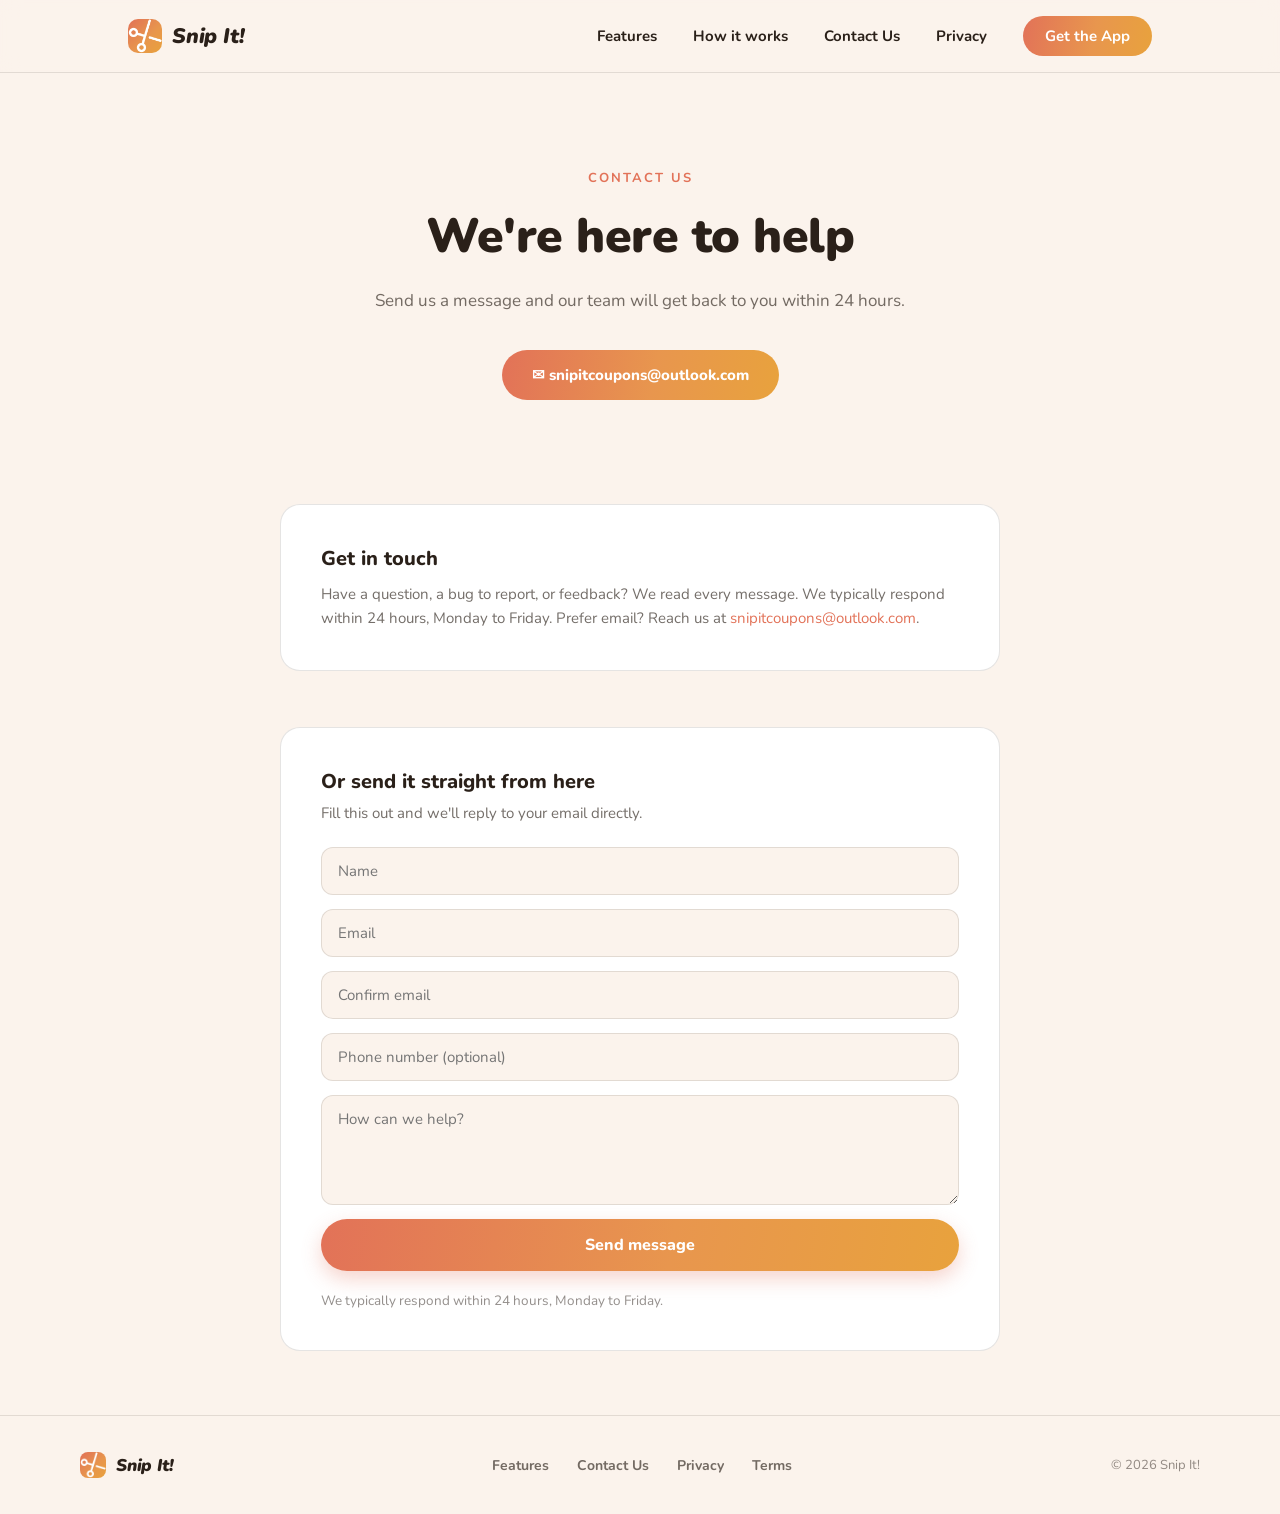
<file: support.html>
<!DOCTYPE html>
<html lang="en">
<head>
<meta charset="UTF-8">
<meta name="viewport" content="width=device-width, initial-scale=1.0">
<title>Contact Us — Snip It!</title>
<meta name="description" content="Get help with Snip It! — questions, bugs, or feedback, we read every message.">
<link rel="preconnect" href="https://fonts.googleapis.com">
<link rel="preconnect" href="https://fonts.gstatic.com" crossorigin>
<link href="https://fonts.googleapis.com/css2?family=Nunito:ital,wght@0,400;0,600;0,700;0,800;0,900;1,600;1,900&display=swap" rel="stylesheet">
<link rel="stylesheet" href="assets/redesign/style.css">
<style>
.contact-box {
  background: var(--card); border: 1px solid var(--line2); border-radius: 20px;
  padding: 40px; max-width: 720px; margin: 0 auto 56px;
}
.contact-box .t { font-size: 20px; font-weight: 800; margin-bottom: 10px; }
.contact-box > p { font-size: 15px; line-height: 1.6; color: var(--ink-soft); margin: 0; }

.form-wrap { max-width: 720px; margin: 0 auto 64px; }
.form-card {
  background: var(--card); border: 1px solid var(--line2); border-radius: 20px; padding: 40px;
}
.form-card h3 { font-size: 20px; font-weight: 800; margin-bottom: 8px; }
.form-card .sub { font-size: 15px; color: var(--ink-soft); margin-bottom: 24px; }

.contact-form { display: flex; flex-direction: column; gap: 14px; }
.contact-form input, .contact-form textarea {
  width: 100%; padding: 13px 16px; border: 1px solid var(--line2); border-radius: 12px;
  background: var(--cream); color: var(--ink); font-family: var(--font); font-size: 15px;
  outline: none; transition: border-color 0.2s;
}
.contact-form input:focus, .contact-form textarea:focus { border-color: var(--coral); }
.contact-form textarea { resize: vertical; min-height: 110px; }
.btn-send {
  display: inline-block; padding: 15px; background: var(--grad); color: #fff;
  font-family: var(--font); font-weight: 800; font-size: 16px; border: none; border-radius: 999px;
  cursor: pointer; box-shadow: 0 8px 20px rgba(226,114,88,0.3); transition: opacity 0.2s;
}
.btn-send:hover { opacity: 0.88; }
.form-success {
  background: rgba(226,114,88,0.1); border: 1px solid rgba(226,114,88,0.3); border-radius: 14px;
  padding: 16px 18px; color: var(--coral); font-weight: 700; font-size: 15px; margin-bottom: 20px;
}
.form-error {
  background: rgba(215,86,63,0.08); border: 1px solid rgba(215,86,63,0.3); border-radius: 10px;
  padding: 10px 14px; color: #D7563F; font-weight: 700; font-size: 13.5px;
}
.contact-form input.field-error { border-color: #D7563F; }
.hp-field { position: absolute; left: -9999px; }
.response-note { margin-top: 20px; font-size: 13.5px; color: var(--ink-faint); }
</style>
</head>
<body>

<nav class="nav">
  <div class="nav-in">
    <a href="index.html" class="brand">
      <img src="assets/redesign/icon.png" alt="Snip It! logo">
      <span>Snip It!</span>
    </a>
    <div class="nav-links">
      <a class="nav-link" href="index.html#features">Features</a>
      <a class="nav-link" href="index.html#how">How it works</a>
      <a class="nav-link" href="support.html">Contact Us</a>
      <a class="nav-link" href="privacy.html">Privacy</a>
      <a class="nav-link btn-grad" href="https://apps.apple.com/us/app/snip-it-your-coupon-wallet/id6788089941">Get the App</a>
    </div>
  </div>
</nav>

<div class="page-hero">
  <div class="eyebrow">Contact us</div>
  <h1 style="font-size:48px">We're here to help</h1>
  <p class="sub">Send us a message and our team will get back to you within 24 hours.</p>
  <a href="mailto:snipitcoupons@outlook.com" class="btn-grad large">✉ snipitcoupons@outlook.com</a>
</div>

<div class="wrap" style="padding-top:56px">
  <div class="contact-box">
    <div class="t">Get in touch</div>
    <p>Have a question, a bug to report, or feedback? We read every message. We typically respond within 24 hours, Monday to Friday. Prefer email? Reach us at <a href="mailto:snipitcoupons@outlook.com">snipitcoupons@outlook.com</a>.</p>
  </div>

  <div class="form-wrap">
    <div class="form-card">
      <h3>Or send it straight from here</h3>
      <p class="sub">Fill this out and we'll reply to your email directly.</p>

      <div class="form-success" id="formSuccess" style="display:none;">
        ✓ Thanks — your message is on its way. We'll reply within 24 hours.
      </div>

      <form class="contact-form" id="contactForm" name="contact" method="POST" data-netlify="true" netlify-honeypot="bot-field">
        <input type="hidden" name="form-name" value="contact">
        <p class="hp-field"><label>Don't fill this out: <input name="bot-field"></label></p>

        <input type="text" name="name" placeholder="Name" required>
        <input type="email" name="email" id="emailField" placeholder="Email" required>
        <input type="email" name="email_confirm" id="emailConfirmField" placeholder="Confirm email" required>
        <div class="form-error" id="emailMismatchError" style="display:none;">Those emails don't match — please check for typos.</div>
        <input type="tel" name="phone" placeholder="Phone number (optional)">
        <textarea name="message" placeholder="How can we help?" required></textarea>

        <button type="submit" class="btn-send">Send message</button>
      </form>

      <p class="response-note">We typically respond within 24 hours, Monday to Friday.</p>
    </div>
  </div>

  <script>
    (function () {
      var form = document.getElementById('contactForm');
      if (!form) return;
      var email = document.getElementById('emailField');
      var emailConfirm = document.getElementById('emailConfirmField');
      var mismatchError = document.getElementById('emailMismatchError');

      function clearMismatch() {
        mismatchError.style.display = 'none';
        email.classList.remove('field-error');
        emailConfirm.classList.remove('field-error');
      }
      email.addEventListener('input', clearMismatch);
      emailConfirm.addEventListener('input', clearMismatch);

      form.addEventListener('submit', function (e) {
        e.preventDefault();

        if (email.value.trim().toLowerCase() !== emailConfirm.value.trim().toLowerCase()) {
          mismatchError.style.display = 'block';
          email.classList.add('field-error');
          emailConfirm.classList.add('field-error');
          emailConfirm.focus();
          return;
        }

        var data = new FormData(form);
        fetch('/', { method: 'POST', body: data })
          .then(function (res) {
            if (!res.ok) throw new Error('Form submission failed: ' + res.status);
            form.style.display = 'none';
            document.getElementById('formSuccess').style.display = 'block';
          })
          .catch(function () {
            form.submit();
          });
      });
    })();
  </script>
</div>

<footer class="site-footer">
  <div class="footer-in">
    <a href="index.html" class="brand">
      <img src="assets/redesign/icon.png" alt="Snip It! logo">
      <span>Snip It!</span>
    </a>
    <div class="footer-links">
      <a href="index.html#features">Features</a>
      <a href="support.html">Contact Us</a>
      <a href="privacy.html">Privacy</a>
      <a href="terms.html">Terms</a>
    </div>
    <div class="copyright">© 2026 Snip It!</div>
  </div>
</footer>

</body>
</html>
</file>
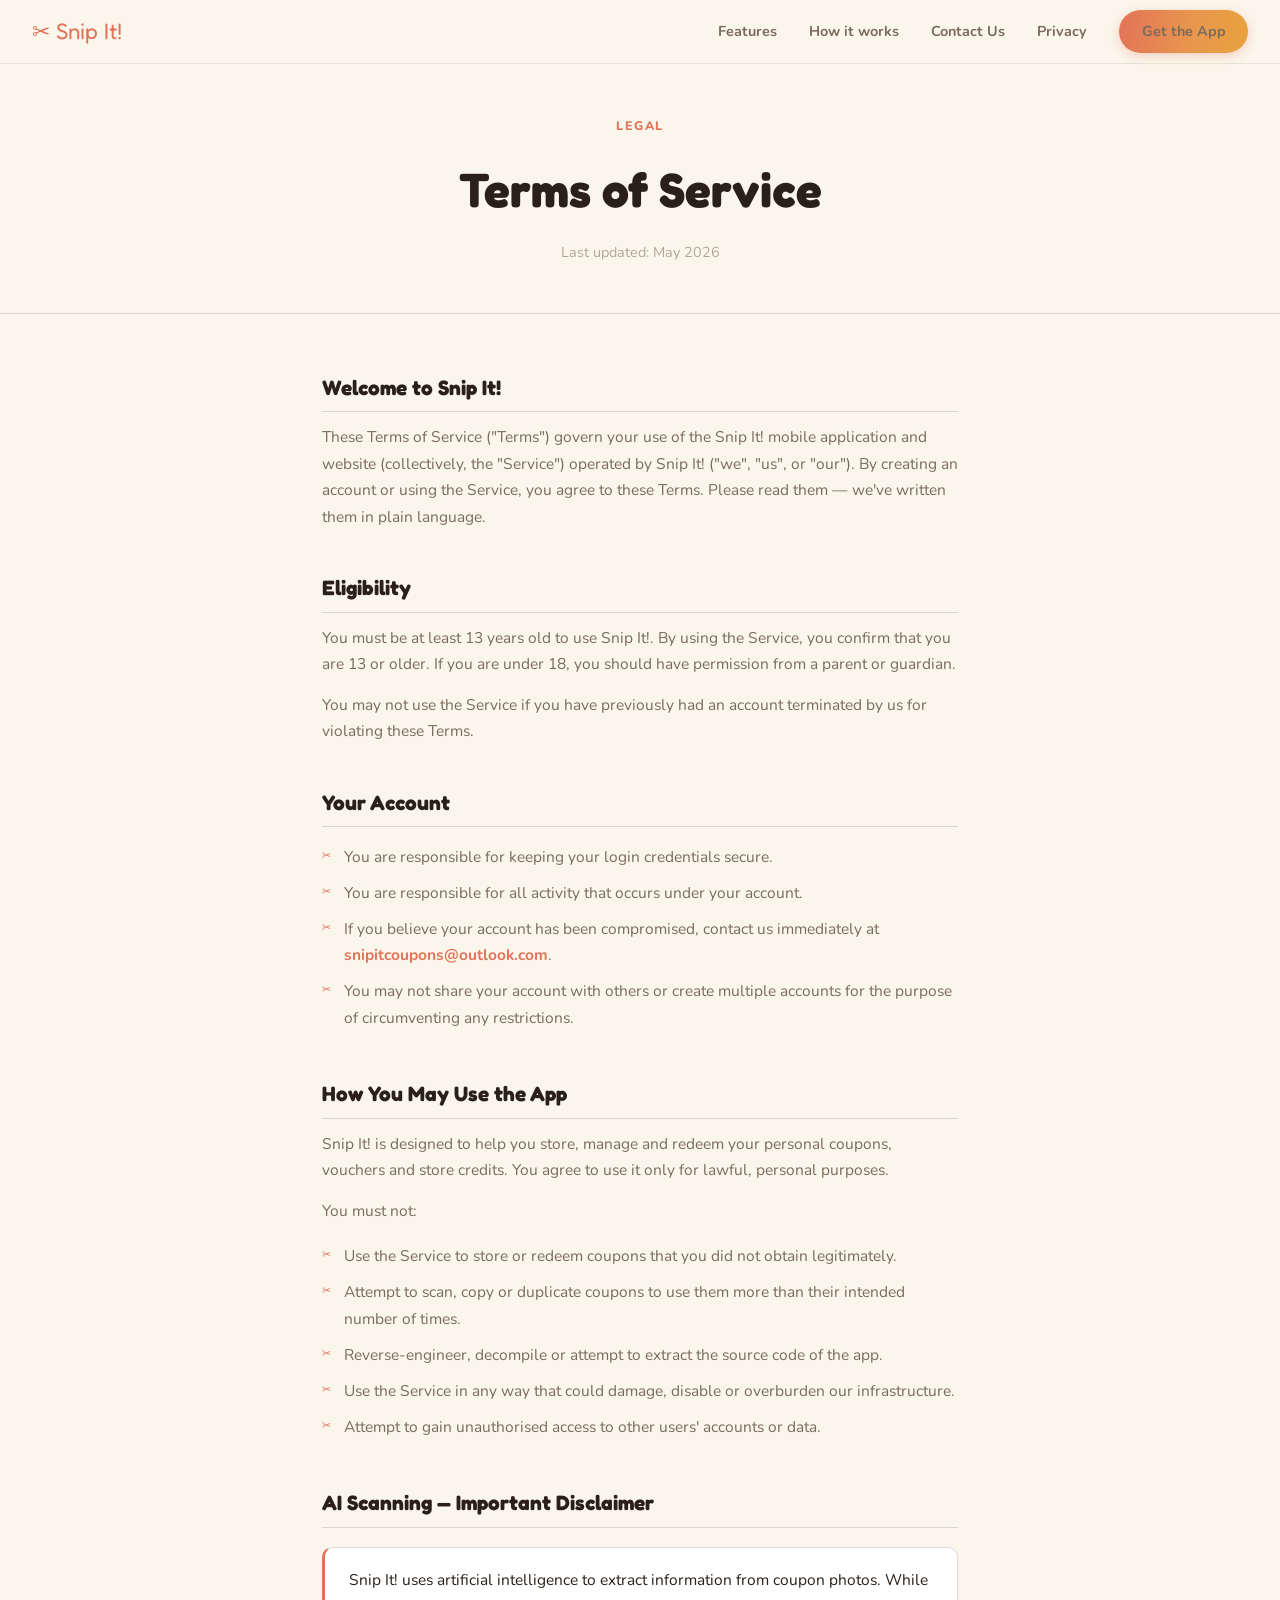
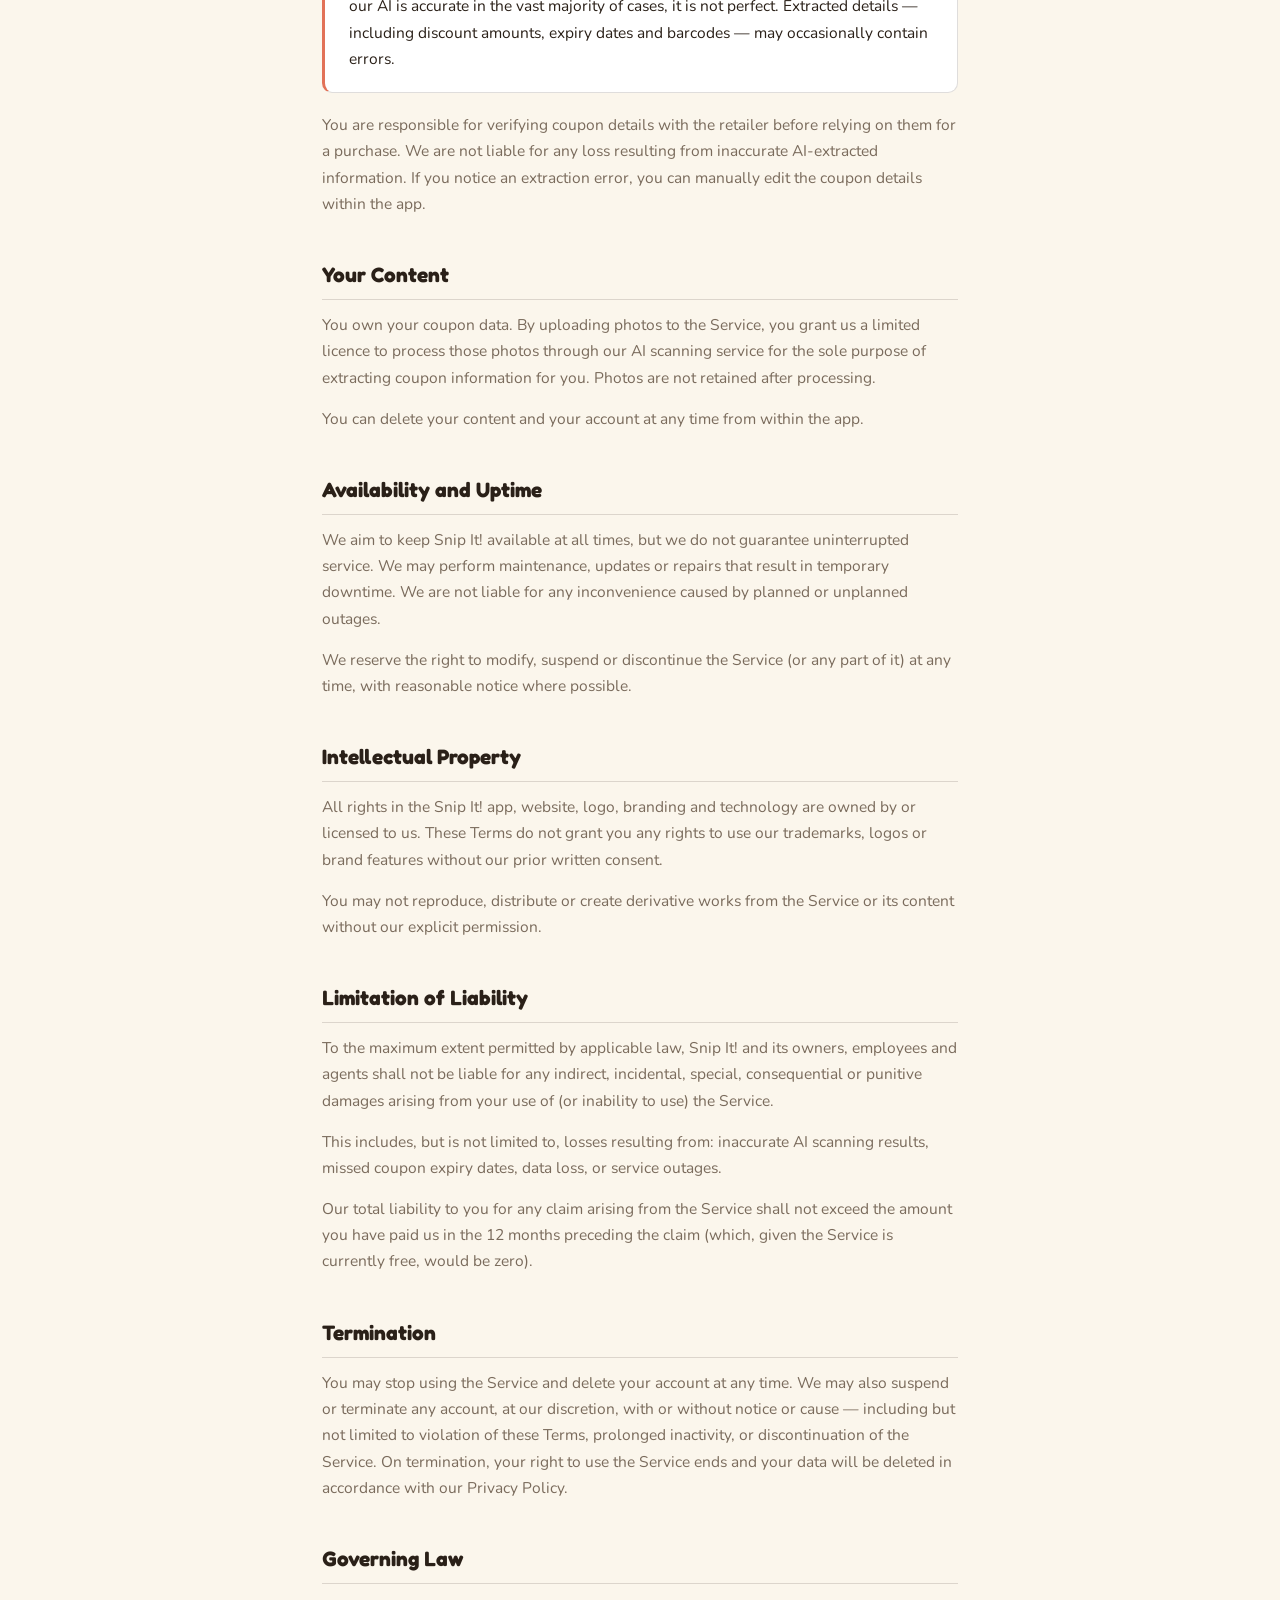
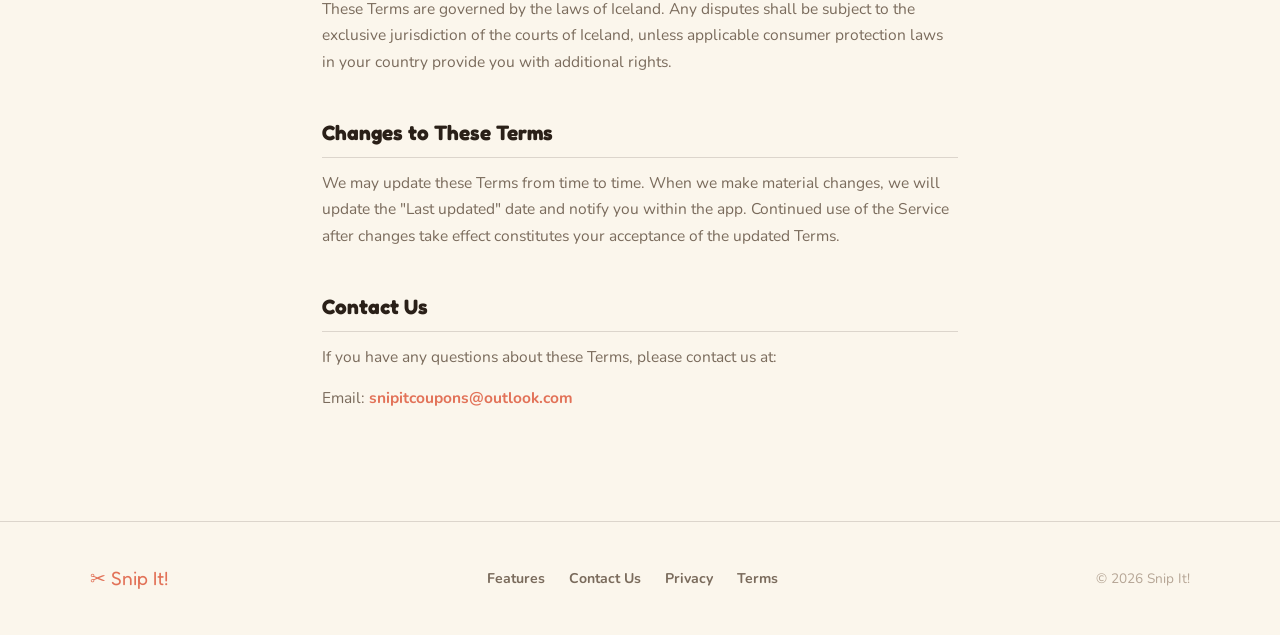
<file: terms.html>
<!DOCTYPE html>
<html lang="en">
<head>
  <meta charset="UTF-8"/>
  <meta name="viewport" content="width=device-width, initial-scale=1.0"/>
  <title>Terms of Service — Snip It!</title>
  <meta name="description" content="Snip It! Terms of Service — the rules for using the app."/>
  <link rel="preconnect" href="https://fonts.googleapis.com"/>
  <link href="https://fonts.googleapis.com/css2?family=Fredoka+One&family=Nunito:wght@400;600;700;800&display=swap" rel="stylesheet"/>
  <style>
    *, *::before, *::after { box-sizing: border-box; margin: 0; padding: 0; }

    :root {
      --cream:      #FBF6EC;
      --cream-dark: #F4ECDD;
      --card:       #FFFFFF;
      --coral:      #E27258;
      --coral-soft: rgba(226,114,88,0.1);
      --coral-grad: linear-gradient(100deg, #E27258 0%, #E8964E 55%, #E8A23D 100%);
      --ink:        #2A2018;
      --ink-soft:   #7A6B5C;
      --ink-faint:  #B5A595;
      --line:       rgba(42,32,24,0.09);
      --line2:      rgba(42,32,24,0.15);
      --heading-font: 'Fredoka One', cursive;
      --body-font:    'Nunito', sans-serif;
    }

    html { scroll-behavior: smooth; }

    body {
      background: var(--cream);
      color: var(--ink);
      font-family: var(--body-font);
      line-height: 1.7;
    }

    /* NAV */
    nav {
      position: fixed;
      top: 0; left: 0; right: 0;
      z-index: 100;
      display: flex;
      align-items: center;
      justify-content: space-between;
      padding: 0 2rem;
      height: 64px;
      background: rgba(251,246,236,0.92);
      backdrop-filter: blur(14px);
      border-bottom: 1px solid var(--line);
    }

    .nav-logo {
      font-family: var(--heading-font);
      font-size: 1.4rem;
      color: var(--coral);
      text-decoration: none;
    }

    .nav-links {
      display: flex;
      gap: 2rem;
      list-style: none;
      align-items: center;
    }

    .nav-links a {
      color: var(--ink-soft);
      text-decoration: none;
      font-weight: 700;
      font-size: 0.9rem;
      transition: color 0.2s;
    }

    .nav-links a:hover { color: var(--ink); }

    .btn-primary {
      display: inline-block;
      padding: 0.55rem 1.4rem;
      background: var(--coral-grad);
      color: #fff;
      font-family: var(--body-font);
      font-weight: 800;
      font-size: 0.9rem;
      border-radius: 999px;
      text-decoration: none;
      transition: opacity 0.2s;
      box-shadow: 0 3px 12px rgba(226,114,88,0.3);
    }

    .btn-primary:hover { opacity: 0.85; }

    /* PAGE HERO */
    .page-hero {
      padding: 7rem 2rem 3rem;
      text-align: center;
      border-bottom: 1px solid var(--line2);
    }

    .page-eyebrow {
      display: inline-block;
      font-size: 0.78rem;
      font-weight: 800;
      letter-spacing: 0.12em;
      text-transform: uppercase;
      color: var(--coral);
      margin-bottom: 0.8rem;
    }

    .page-title {
      font-family: var(--heading-font);
      font-size: clamp(2rem, 5vw, 3rem);
      color: var(--ink);
      margin-bottom: 0.6rem;
    }

    .page-date {
      color: var(--ink-faint);
      font-size: 0.9rem;
    }

    /* CONTENT */
    .content-wrap {
      max-width: 700px;
      margin: 0 auto;
      padding: 3.5rem 2rem 6rem;
    }

    .content-wrap h2 {
      font-family: var(--heading-font);
      font-size: 1.3rem;
      color: var(--ink);
      margin: 2.5rem 0 0.75rem;
      padding-bottom: 0.4rem;
      border-bottom: 1px solid var(--line2);
    }

    .content-wrap h2:first-child { margin-top: 0; }

    .content-wrap p {
      color: var(--ink-soft);
      margin-bottom: 0.9rem;
      font-size: 0.97rem;
    }

    .content-wrap ul {
      list-style: none;
      padding: 0;
      margin-bottom: 0.9rem;
    }

    .content-wrap ul li {
      color: var(--ink-soft);
      font-size: 0.97rem;
      padding: 0.3rem 0 0.3rem 1.4rem;
      position: relative;
    }

    .content-wrap ul li::before {
      content: '✂';
      position: absolute;
      left: 0;
      font-size: 0.7rem;
      top: 0.42rem;
      color: var(--coral);
    }

    .highlight-box {
      background: var(--card);
      border: 1px solid var(--line2);
      border-left: 3px solid var(--coral);
      border-radius: 10px;
      padding: 1.2rem 1.5rem;
      margin: 1.2rem 0;
    }

    .highlight-box p {
      margin: 0;
      color: var(--ink);
    }

    a.email-link {
      color: var(--coral);
      text-decoration: none;
      font-weight: 700;
    }

    a.email-link:hover { text-decoration: underline; }

    /* FOOTER */
    footer {
      background: var(--cream);
      border-top: 1px solid var(--line2);
      padding: 2.5rem 2rem;
    }

    .footer-inner {
      max-width: 1100px;
      margin: 0 auto;
      display: flex;
      align-items: center;
      justify-content: space-between;
      gap: 1.5rem;
      flex-wrap: wrap;
    }

    .footer-logo {
      font-family: var(--heading-font);
      font-size: 1.2rem;
      color: var(--coral);
      text-decoration: none;
    }

    .footer-links {
      display: flex;
      gap: 1.5rem;
      list-style: none;
      flex-wrap: wrap;
    }

    .footer-links a {
      color: var(--ink-soft);
      text-decoration: none;
      font-size: 0.88rem;
      font-weight: 700;
      transition: color 0.2s;
    }

    .footer-links a:hover { color: var(--coral); }

    .footer-copy { color: var(--ink-faint); font-size: 0.85rem; }

    @media (max-width: 768px) {
      .nav-links { display: none; }
      nav { padding: 0 1.2rem; }
      .footer-inner { flex-direction: column; text-align: center; }
      .footer-links { justify-content: center; }
      .content-wrap { padding: 2.5rem 1.2rem 5rem; }
    }
  </style>
</head>
<body>

<nav>
  <a href="index.html" class="nav-logo">✂ Snip It!</a>
  <ul class="nav-links">
    <li><a href="index.html#screenshots">Features</a></li>
    <li><a href="index.html#how">How it works</a></li>
    <li><a href="support.html">Contact Us</a></li>
    <li><a href="privacy.html">Privacy</a></li>
    <li><a href="https://app.snipitcoupons.com" class="btn-primary">Get the App</a></li>
  </ul>
</nav>

<div class="page-hero">
  <div class="page-eyebrow">Legal</div>
  <h1 class="page-title">Terms of Service</h1>
  <p class="page-date">Last updated: May 2026</p>
</div>

<div class="content-wrap">

  <h2>Welcome to Snip It!</h2>
  <p>These Terms of Service ("Terms") govern your use of the Snip It! mobile application and website (collectively, the "Service") operated by Snip It! ("we", "us", or "our"). By creating an account or using the Service, you agree to these Terms. Please read them — we've written them in plain language.</p>

  <h2>Eligibility</h2>
  <p>You must be at least 13 years old to use Snip It!. By using the Service, you confirm that you are 13 or older. If you are under 18, you should have permission from a parent or guardian.</p>
  <p>You may not use the Service if you have previously had an account terminated by us for violating these Terms.</p>

  <h2>Your Account</h2>
  <ul>
    <li>You are responsible for keeping your login credentials secure.</li>
    <li>You are responsible for all activity that occurs under your account.</li>
    <li>If you believe your account has been compromised, contact us immediately at <a href="mailto:snipitcoupons@outlook.com" class="email-link">snipitcoupons@outlook.com</a>.</li>
    <li>You may not share your account with others or create multiple accounts for the purpose of circumventing any restrictions.</li>
  </ul>

  <h2>How You May Use the App</h2>
  <p>Snip It! is designed to help you store, manage and redeem your personal coupons, vouchers and store credits. You agree to use it only for lawful, personal purposes.</p>
  <p>You must not:</p>
  <ul>
    <li>Use the Service to store or redeem coupons that you did not obtain legitimately.</li>
    <li>Attempt to scan, copy or duplicate coupons to use them more than their intended number of times.</li>
    <li>Reverse-engineer, decompile or attempt to extract the source code of the app.</li>
    <li>Use the Service in any way that could damage, disable or overburden our infrastructure.</li>
    <li>Attempt to gain unauthorised access to other users' accounts or data.</li>
  </ul>

  <h2>AI Scanning — Important Disclaimer</h2>
  <div class="highlight-box">
    <p>Snip It! uses artificial intelligence to extract information from coupon photos. While our AI is accurate in the vast majority of cases, it is not perfect. Extracted details — including discount amounts, expiry dates and barcodes — may occasionally contain errors.</p>
  </div>
  <p>You are responsible for verifying coupon details with the retailer before relying on them for a purchase. We are not liable for any loss resulting from inaccurate AI-extracted information. If you notice an extraction error, you can manually edit the coupon details within the app.</p>

  <h2>Your Content</h2>
  <p>You own your coupon data. By uploading photos to the Service, you grant us a limited licence to process those photos through our AI scanning service for the sole purpose of extracting coupon information for you. Photos are not retained after processing.</p>
  <p>You can delete your content and your account at any time from within the app.</p>

  <h2>Availability and Uptime</h2>
  <p>We aim to keep Snip It! available at all times, but we do not guarantee uninterrupted service. We may perform maintenance, updates or repairs that result in temporary downtime. We are not liable for any inconvenience caused by planned or unplanned outages.</p>
  <p>We reserve the right to modify, suspend or discontinue the Service (or any part of it) at any time, with reasonable notice where possible.</p>

  <h2>Intellectual Property</h2>
  <p>All rights in the Snip It! app, website, logo, branding and technology are owned by or licensed to us. These Terms do not grant you any rights to use our trademarks, logos or brand features without our prior written consent.</p>
  <p>You may not reproduce, distribute or create derivative works from the Service or its content without our explicit permission.</p>

  <h2>Limitation of Liability</h2>
  <p>To the maximum extent permitted by applicable law, Snip It! and its owners, employees and agents shall not be liable for any indirect, incidental, special, consequential or punitive damages arising from your use of (or inability to use) the Service.</p>
  <p>This includes, but is not limited to, losses resulting from: inaccurate AI scanning results, missed coupon expiry dates, data loss, or service outages.</p>
  <p>Our total liability to you for any claim arising from the Service shall not exceed the amount you have paid us in the 12 months preceding the claim (which, given the Service is currently free, would be zero).</p>

  <h2>Termination</h2>
  <p>You may stop using the Service and delete your account at any time. We may also suspend or terminate any account, at our discretion, with or without notice or cause — including but not limited to violation of these Terms, prolonged inactivity, or discontinuation of the Service. On termination, your right to use the Service ends and your data will be deleted in accordance with our Privacy Policy.</p>

  <h2>Governing Law</h2>
  <p>These Terms are governed by the laws of Iceland. Any disputes shall be subject to the exclusive jurisdiction of the courts of Iceland, unless applicable consumer protection laws in your country provide you with additional rights.</p>

  <h2>Changes to These Terms</h2>
  <p>We may update these Terms from time to time. When we make material changes, we will update the "Last updated" date and notify you within the app. Continued use of the Service after changes take effect constitutes your acceptance of the updated Terms.</p>

  <h2>Contact Us</h2>
  <p>If you have any questions about these Terms, please contact us at:</p>
  <p>Email: <a href="mailto:snipitcoupons@outlook.com" class="email-link">snipitcoupons@outlook.com</a></p>

</div>

<footer>
  <div class="footer-inner">
    <a href="index.html" class="footer-logo">✂ Snip It!</a>
    <ul class="footer-links">
      <li><a href="index.html#screenshots">Features</a></li>
      <li><a href="support.html">Contact Us</a></li>
      <li><a href="privacy.html">Privacy</a></li>
      <li><a href="terms.html">Terms</a></li>
    </ul>
    <span class="footer-copy">© 2026 Snip It!</span>
  </div>
</footer>

</body>
</html>
</file>
<file: assets/redesign/style.css>
*, *::before, *::after { box-sizing: border-box; margin: 0; padding: 0; }

:root {
  --cream:      #FBF3EC;
  --cream-dark: #F5E9DE;
  --card:       #FFFFFF;
  --coral:      #E27258;
  --coral-hover:#c85a3f;
  --amber:      #E8964E;
  --gold:       #E8A23D;
  --grad:       linear-gradient(100deg, #E27258 0%, #E8964E 55%, #E8A23D 100%);
  --ink:        #2A2019;
  --ink-soft:   rgba(42,32,25,0.65);
  --ink-faint:  rgba(42,32,25,0.5);
  --line:       rgba(42,32,25,0.1);
  --line2:      rgba(42,32,25,0.12);
  --font:       'Nunito', sans-serif;
}

html { scroll-behavior: smooth; }

body {
  background: var(--cream);
  color: var(--ink);
  font-family: var(--font);
  -webkit-font-smoothing: antialiased;
}

a { color: var(--coral); text-decoration: none; }
a:hover { color: var(--coral-hover); }
::selection { background: var(--amber); color: #fff; }

.wrap { max-width: 1120px; margin: 0 auto; padding: 0 48px; }

/* NAV */
.nav {
  position: sticky;
  top: 0;
  z-index: 50;
  background: rgba(251,243,236,0.86);
  backdrop-filter: blur(10px);
  border-bottom: 1px solid var(--line2);
}
.nav-in {
  max-width: 1120px;
  margin: 0 auto;
  padding: 16px 48px;
  display: flex;
  align-items: center;
  justify-content: space-between;
}
.brand { display: flex; align-items: center; gap: 10px; }
.brand img { width: 34px; height: 34px; border-radius: 10px; flex-shrink: 0; object-fit: cover; display: block; }
.brand span {
  font-family: var(--font);
  font-style: italic;
  font-weight: 900;
  font-size: 21px;
  letter-spacing: -0.2px;
  color: var(--ink);
}
.nav-links { display: flex; align-items: center; gap: 36px; flex-wrap: wrap; }
.nav-links a.nav-link { font-size: 15px; font-weight: 700; color: var(--ink); }
.nav-links a.nav-link:hover { color: var(--coral); }

/* BUTTONS */
.btn-grad {
  display: inline-block;
  background: var(--grad);
  color: #fff !important;
  font-size: 14px;
  font-weight: 800;
  padding: 10px 22px;
  border-radius: 999px;
  white-space: nowrap;
}
.btn-grad:hover { opacity: 0.9; }
.btn-grad.large { font-size: 15px; padding: 15px 30px; }
.btn-white {
  display: inline-block;
  background: #fff;
  color: var(--ink) !important;
  font-size: 15px;
  font-weight: 800;
  padding: 16px 32px;
  border-radius: 999px;
}
.btn-white:hover { opacity: 0.9; }
.btn-ghost-link {
  font-size: 15px;
  font-weight: 700;
  color: var(--ink);
  border-bottom: 1px solid rgba(42,32,25,0.3);
  padding-bottom: 2px;
}
.btn-ghost-link:hover { color: var(--coral); border-color: var(--coral); }

/* SHARED PAGE HERO (Contact / Privacy) */
.page-hero { max-width: 720px; margin: 0 auto; padding: 96px 48px 48px; text-align: center; }
.page-hero.legal { max-width: 760px; text-align: left; padding: 96px 48px 0; }
.eyebrow {
  font-size: 13px;
  font-weight: 700;
  letter-spacing: 2px;
  color: var(--coral);
  text-transform: uppercase;
  margin-bottom: 16px;
}
.page-hero h1 {
  font-family: var(--font);
  font-weight: 900;
  letter-spacing: -0.5px;
  margin: 0 0 18px;
}
.page-hero p.sub { font-size: 17px; line-height: 1.6; color: var(--ink-soft); margin: 0 0 36px; }

/* FOOTER */
footer.site-footer { border-top: 1px solid var(--line2); padding: 36px 48px; }
.footer-in {
  max-width: 1120px;
  margin: 0 auto;
  display: flex;
  align-items: center;
  justify-content: space-between;
  flex-wrap: wrap;
  gap: 16px;
}
.footer-in .brand span { font-size: 17px; }
.footer-in .brand img { width: 26px; height: 26px; border-radius: 8px; }
.footer-links { display: flex; gap: 28px; flex-wrap: wrap; }
.footer-links a { font-size: 14px; font-weight: 700; color: var(--ink-soft); }
.footer-links a:hover { color: var(--coral); }
.copyright { font-size: 13px; color: var(--ink-faint); }

@media (max-width: 860px) {
  .wrap, .nav-in, .footer-in { padding-left: 24px; padding-right: 24px; }
  .nav-links { gap: 18px; }
  .nav-links a.nav-link:not(.btn-grad) { display: none; }
  .page-hero, .page-hero.legal { padding-left: 24px; padding-right: 24px; }
}
</file>
